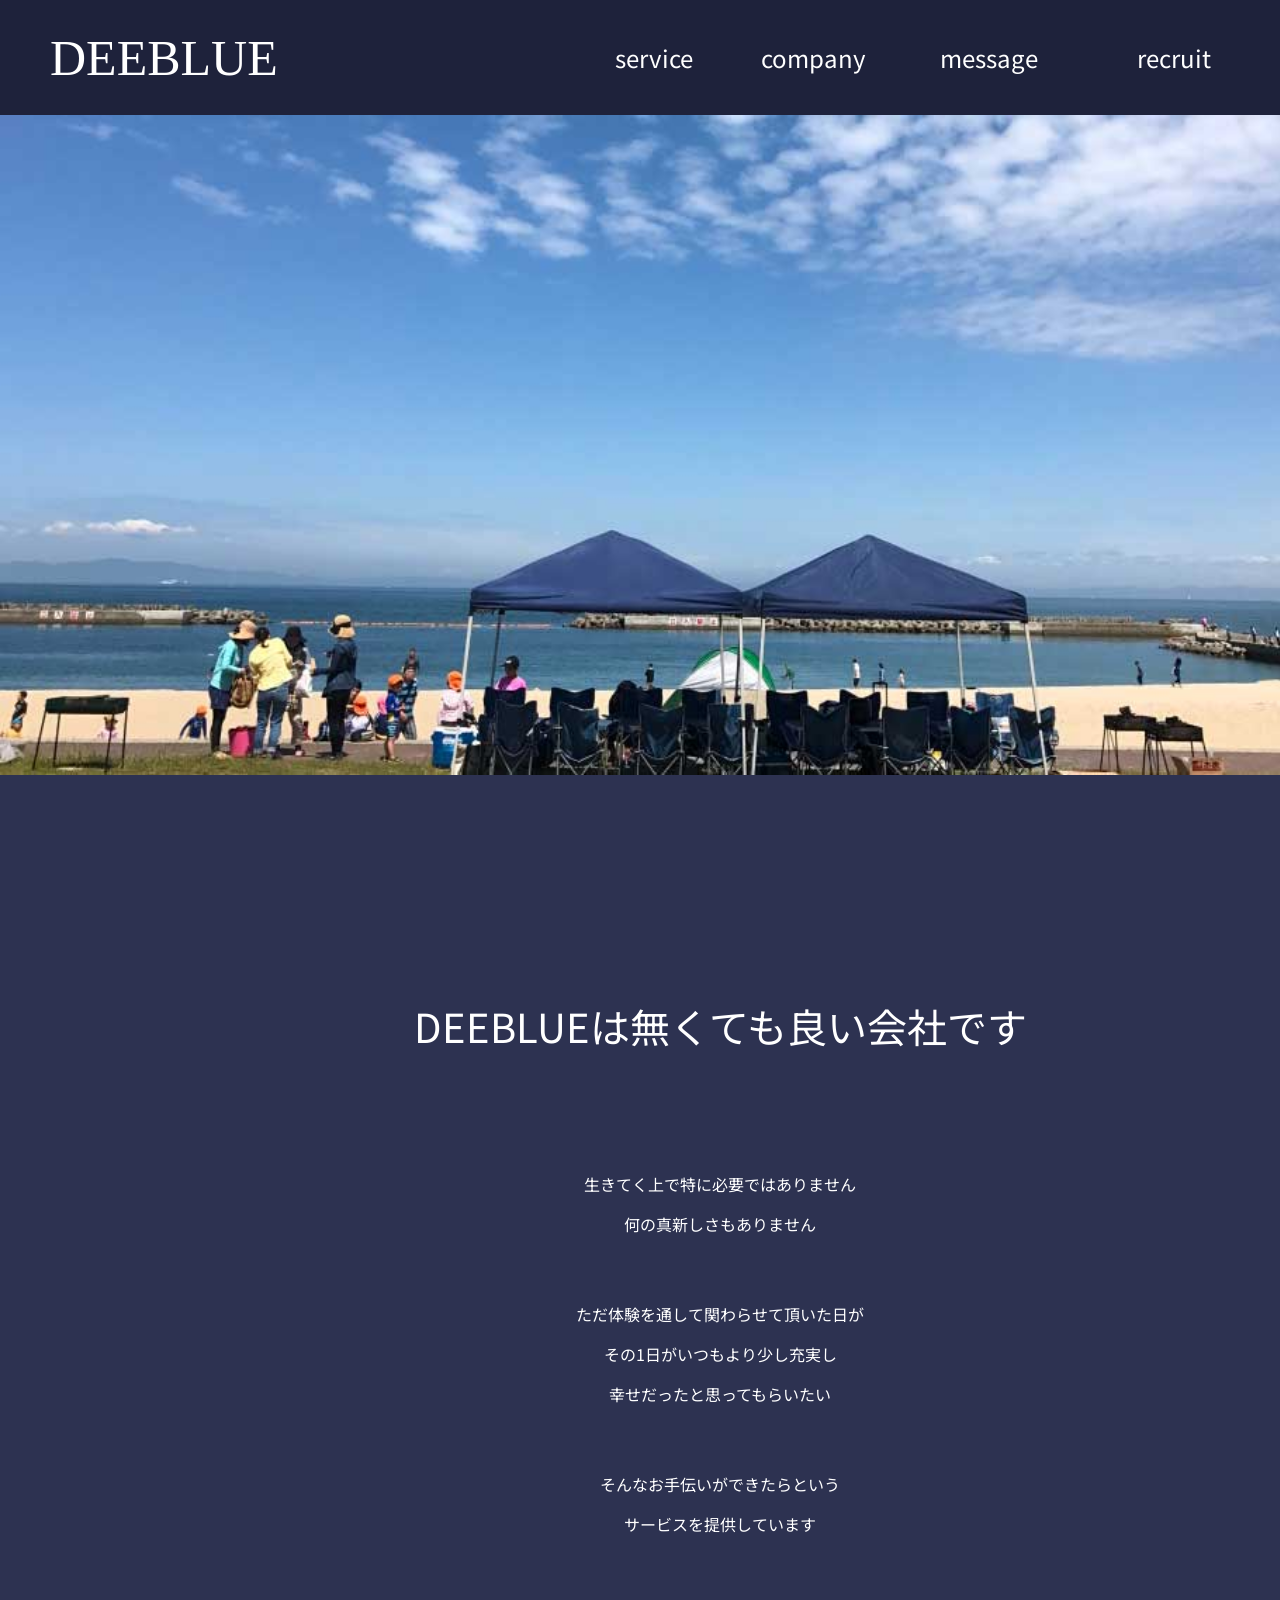
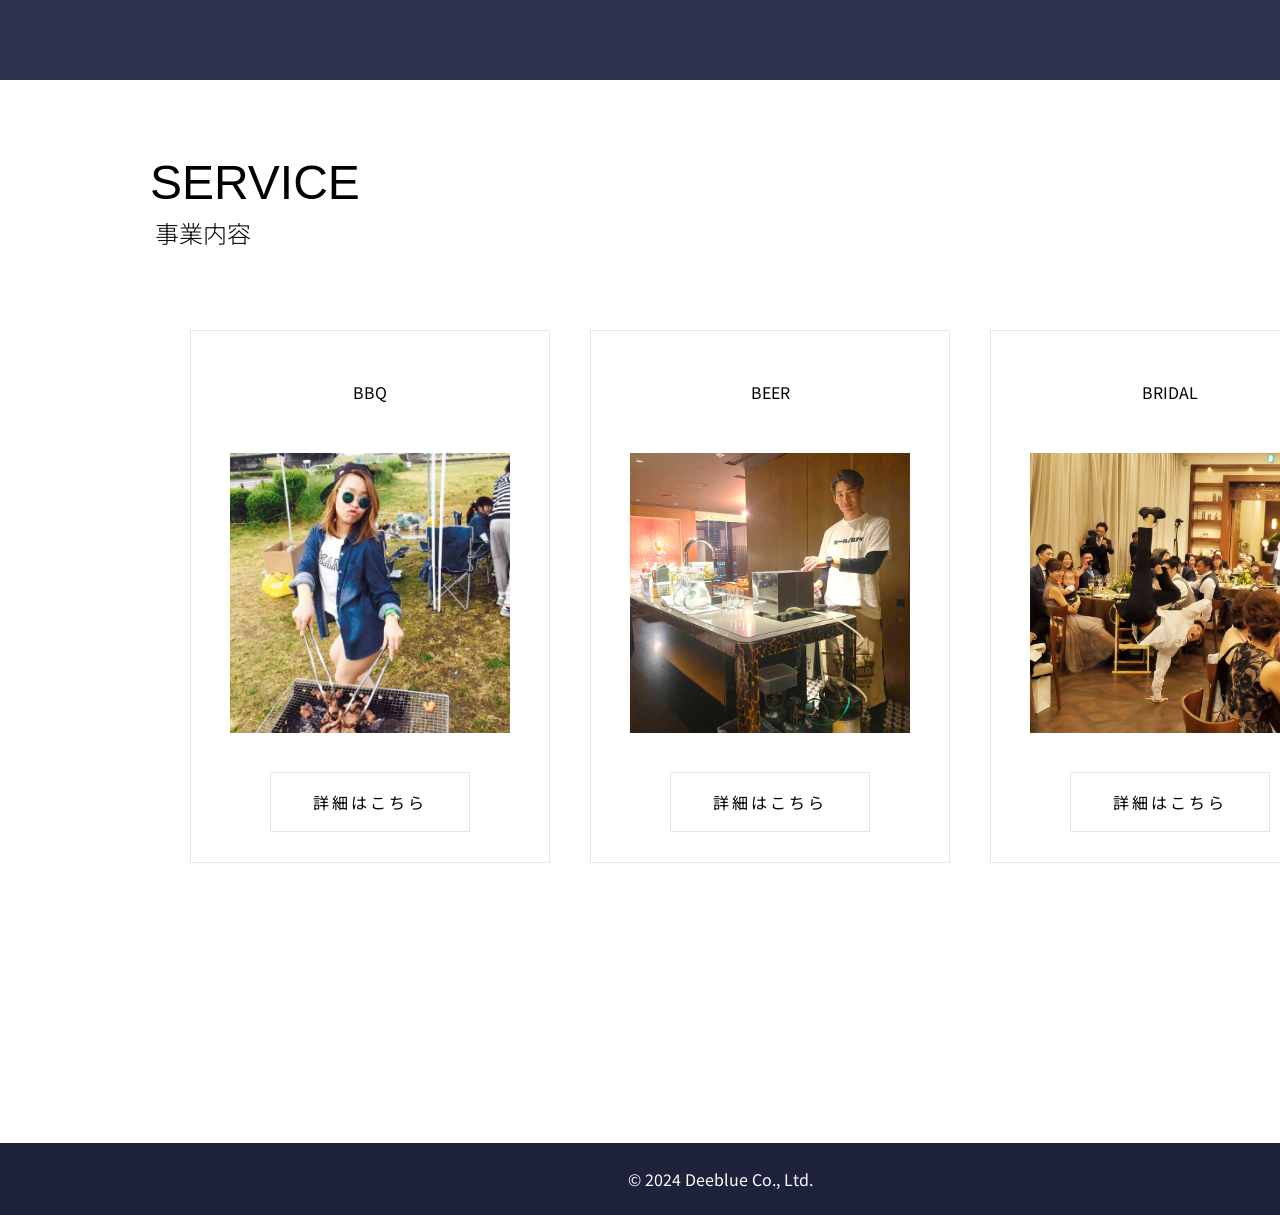
<file: pc/index.html>
<!DOCTYPE html>
<html lang="en">

<head>
    <meta charset="utf-8">
    <title> DEEBLUE </title>
    <link rel="stylesheet" href="css/custom.css">
    <link rel="preconnect" href="https://fonts.googleapis.com">
<link rel="preconnect" href="https://fonts.gstatic.com" crossorigin>
<link href="https://fonts.googleapis.com/css2?family=Noto+Sans+JP:wght@100..900&display=swap" rel="stylesheet">
</head>

<body class="top">

<nav>
<div class="logo">
<a href="index.html">DEEBLUE</a>
</div>

<ul>
    <li><a href="service.html">service</a></li>
    <li><a href="company.html">company</a></li>
    <li><a href="message.html">message</a></li>
    <li><a href="recruit.html">recruit</a></li>
    <li><a href="contact.html">contact</a></li>
</ul>
</nav>

<main>
<div class="top_intro">
<img src="images/TOP.jpg" alt="会社イメージ写真">
</div>

<div class="top_explaination">
<p>DEEBLUEは無くても良い会社です</p>
<p>生きてく上で特に必要ではありません<br>
    何の真新しさもありません</p>
<br>
<p>ただ体験を通して関わらせて頂いた日が<br>
    その1日がいつもより少し充実し<br>
    幸せだったと思ってもらいたい</p>
<br>
<p>そんなお手伝いができたらという<br>
    サービスを提供しています</p>
</div>

<div class="top_service">
<h1>SERVICE</h1>
<h2>事業内容</h2>
<ul>
    <li>
        <p>BBQ</p>
        <img src="images/TOP-BBQ.jpg" alt="BBQ">
        <a href="service.html#service_bbq"><button class="hover">詳細はこちら</button></a>
    </li>
    <li>
        <p>BEER</p>
        <img src="images/TOP-BEER.jpg" alt="BEER">
        <a href="service.html#service_beer"><button class="hover">詳細はこちら</button></a>
    </li>
    <li>
        <p>BRIDAL</p>
        <img src="images/TOP-BRIDAL.jpg" alt="BRIDAL">
        <a href="service.html#service_bridal"><button class="hover">詳細はこちら</button></a>
    </li>
</ul>
</div>
</main>

<footer>
    <p>© 2024 Deeblue Co., Ltd.</p>
</footer>

</body>
</html>
</file>
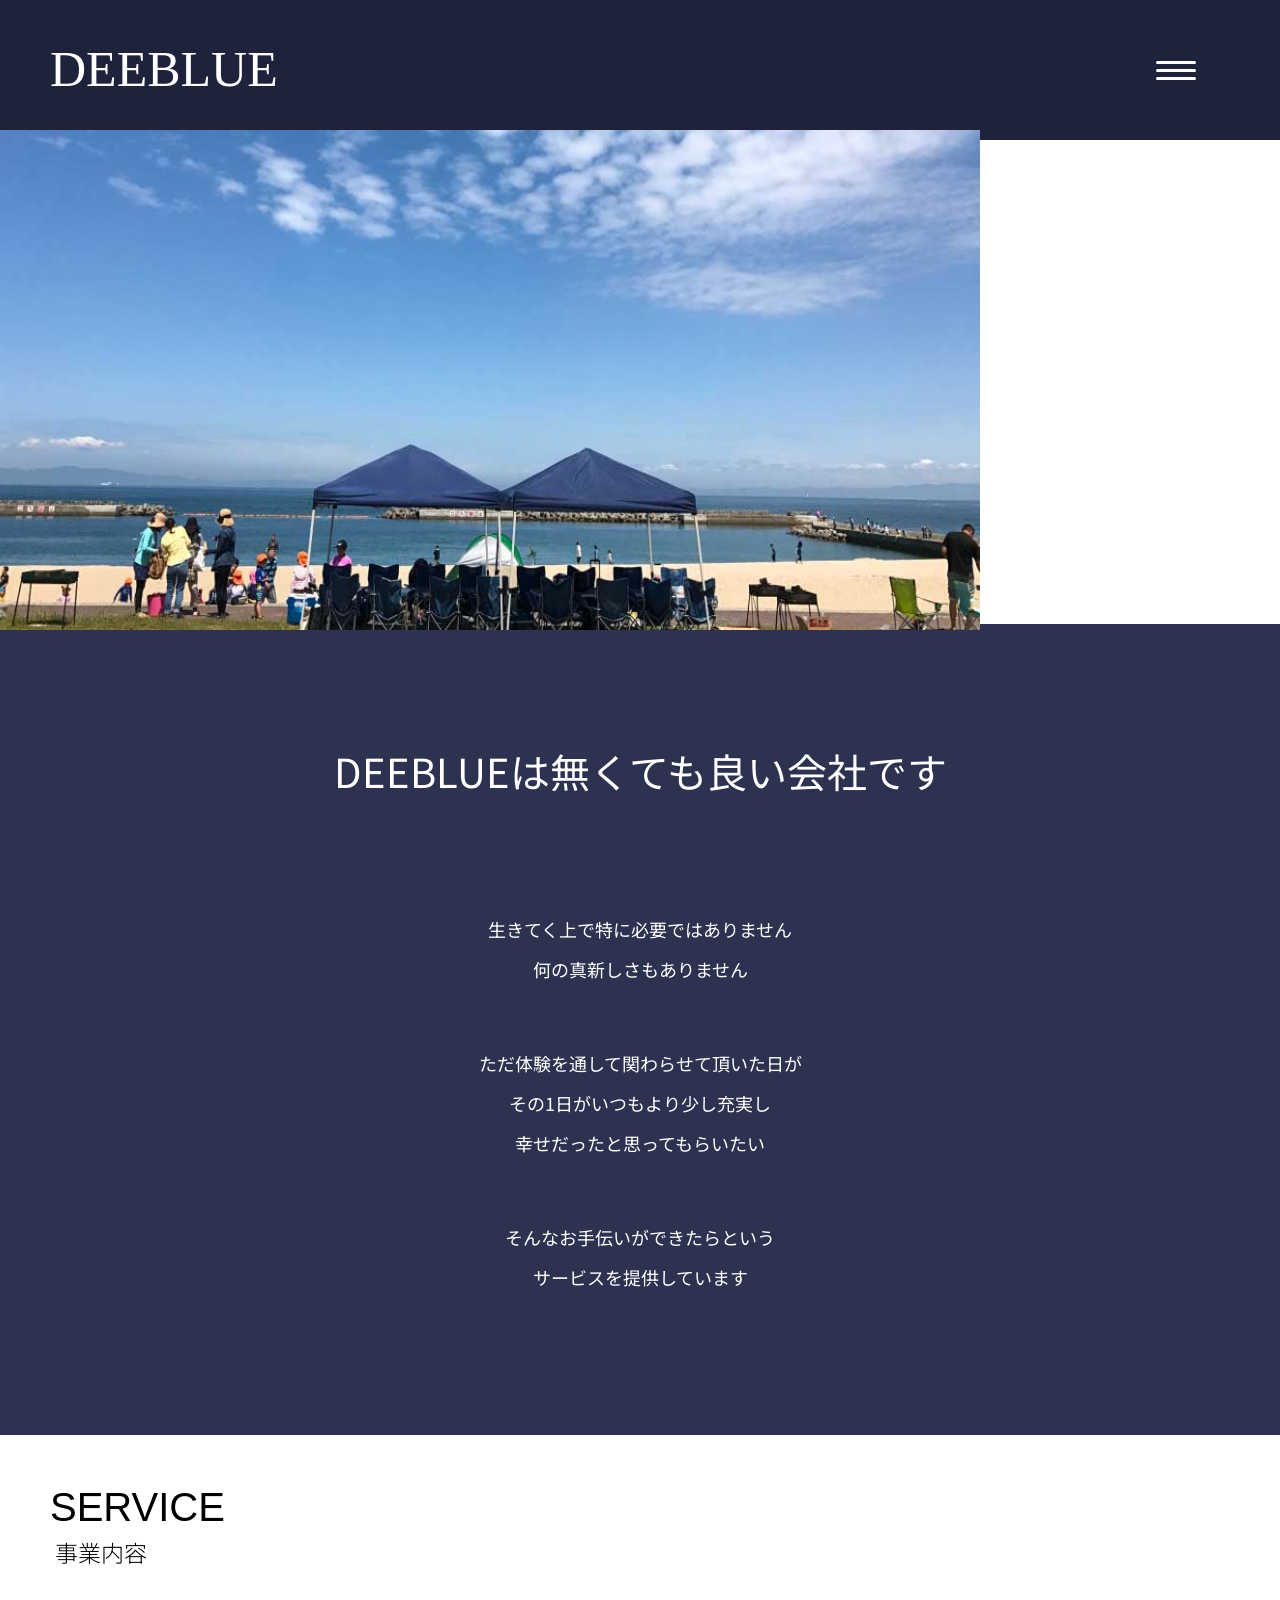
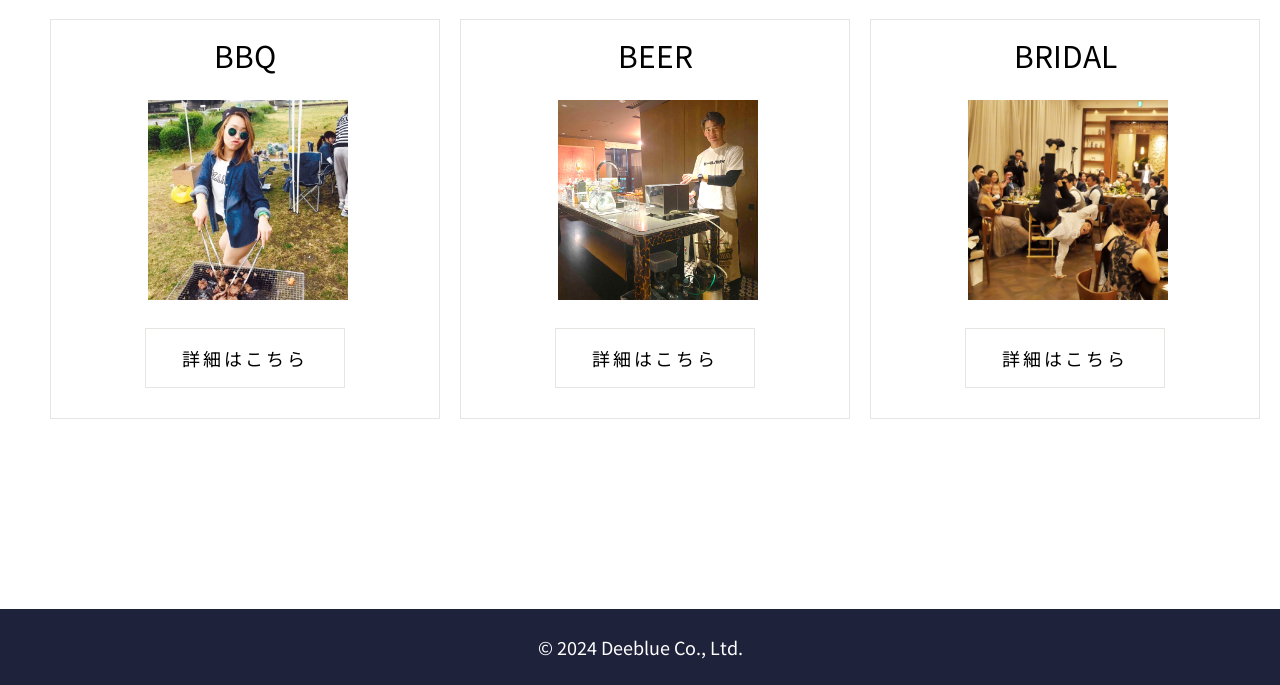
<file: sp/index.html>
<!DOCTYPE html>
<html lang="en">

<head>
    <meta charset="utf-8">
    <title> DEEBLUE </title>
    <link rel="stylesheet" href="css/custom.css">
    <link rel="preconnect" href="https://fonts.googleapis.com">
<link rel="preconnect" href="https://fonts.gstatic.com" crossorigin>
<link href="https://fonts.googleapis.com/css2?family=Noto+Sans+JP:wght@100..900&display=swap" rel="stylesheet">
</head>

<body class="top">

<nav>
<div class="logo">
<a href="index.html">DEEBLUE</a>
</div>

<!-- ハンバーガーメニュー部分 -->
<div class="nav">
    
    <!-- ハンバーガーメニューの表示・非表示を切り替えるチェックボックス -->
    <input id="drawer_input" class="drawer_hidden" type="checkbox">

    <!-- ハンバーガーアイコン -->
    <label for="drawer_input" class="drawer_open"><span></span></label>

<div class="nav_content">
<ul class="nav_list">
    <li><a href="service.html">service</a></li>
    <li><a href="company.html">company</a></li>
    <li><a href="message.html">message</a></li>
    <li><a href="recruit.html">recruit</a></li>
    <li><a href="contact.html">contact</a></li>
</ul>
</div>

</nav>

<main>

<img class="top_intro" src="images/TOP.jpg" alt="会社イメージ写真">


<div class="top_explaination">
<p>DEEBLUEは無くても良い会社です</p>
<p>生きてく上で特に必要ではありません<br>
    何の真新しさもありません</p>
<br>
<p>ただ体験を通して関わらせて頂いた日が<br>
    その1日がいつもより少し充実し<br>
    幸せだったと思ってもらいたい</p>
<br>
<p>そんなお手伝いができたらという<br>
    サービスを提供しています</p>
</div>

<div class="top_service">
<h1>SERVICE</h1>
<h2>事業内容</h2>
<ul>
    <li>
        <p>BBQ</p>
        <img src="images/TOP-BBQ.jpg" alt="BBQ">
        <a href="service.html#service_bbq"><button class="hover">詳細はこちら</button></a>
    </li>
    <li>
        <p>BEER</p>
        <img src="images/TOP-BEER.jpg" alt="BEER">
        <a href="service.html#service_beer"><button class="hover">詳細はこちら</button></a>
    </li>
    <li>
        <p>BRIDAL</p>
        <img src="images/TOP-BRIDAL.jpg" alt="BRIDAL">
        <a href="service.html#service_bridal"><button class="hover">詳細はこちら</button></a>
    </li>
</ul>
</div>
</main>

<footer>
    <p>© 2024 Deeblue Co., Ltd.</p>
</footer>

</body>
</html>
</file>
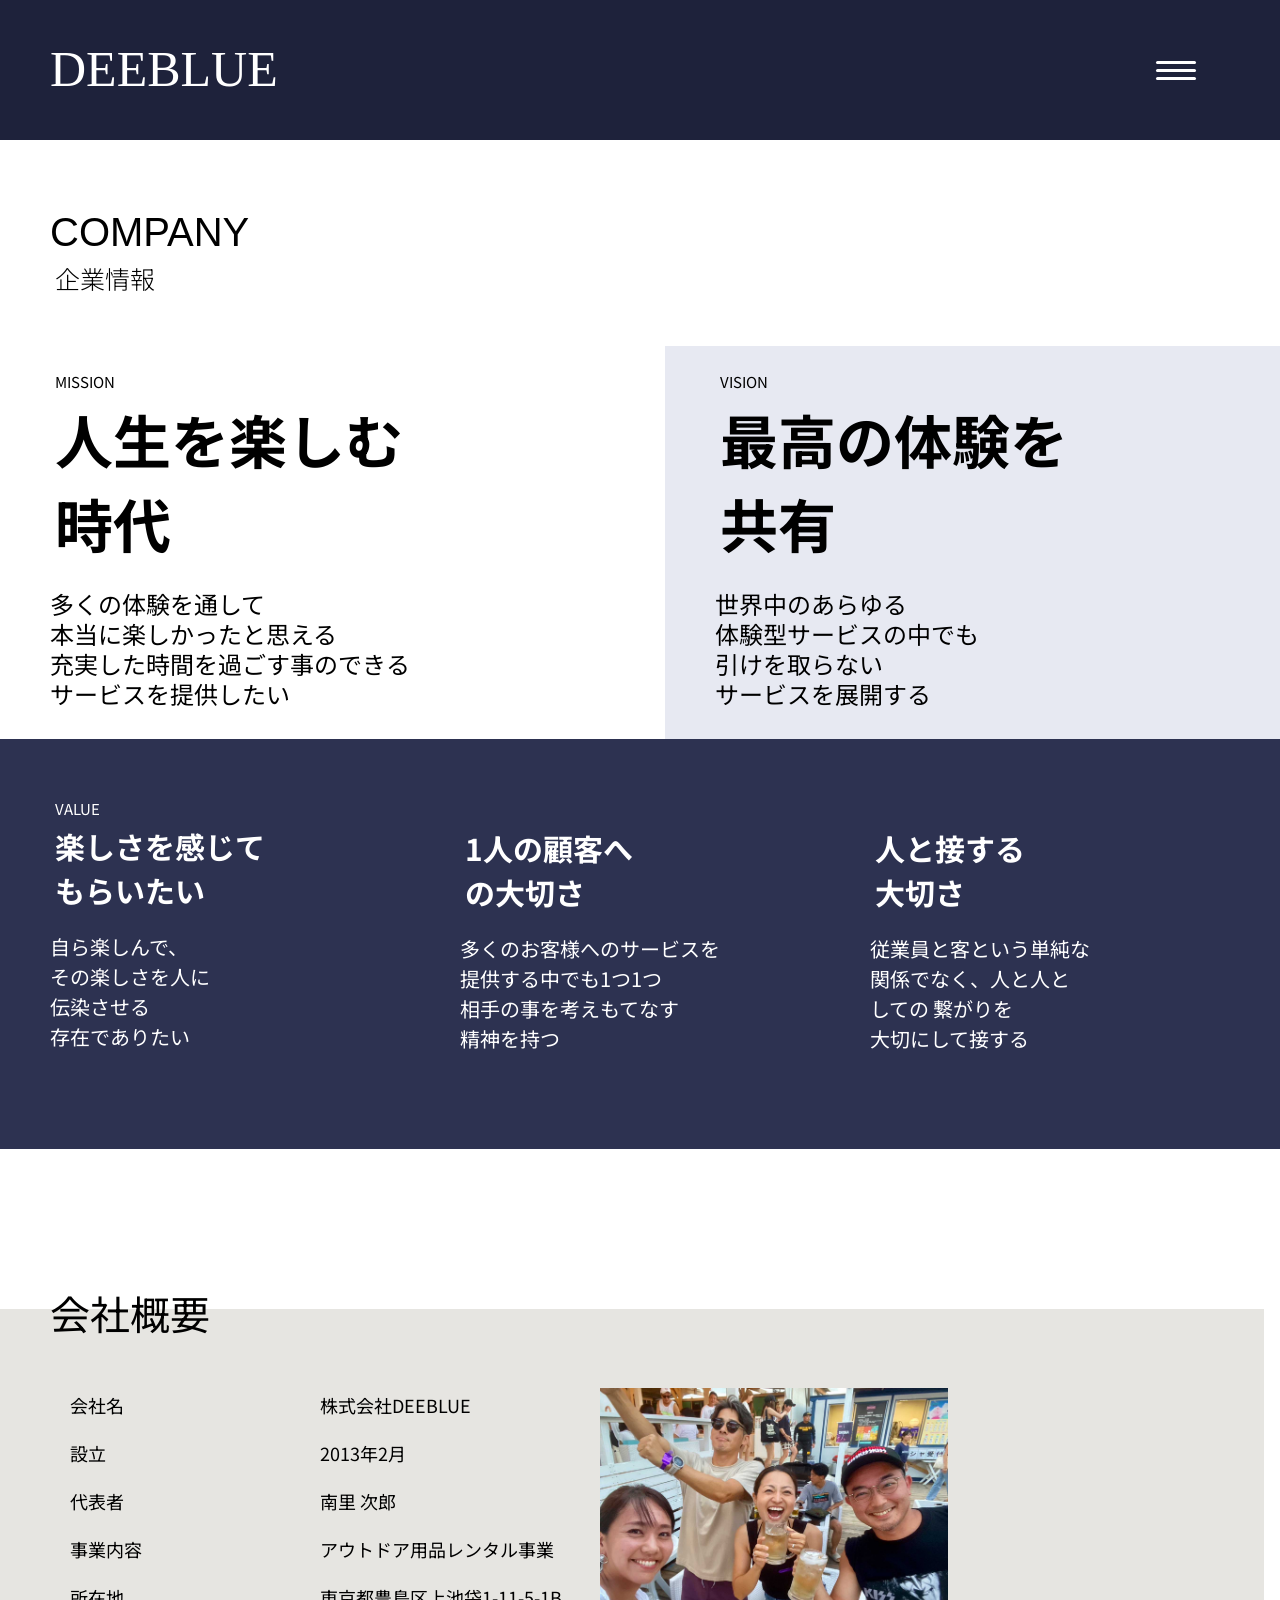
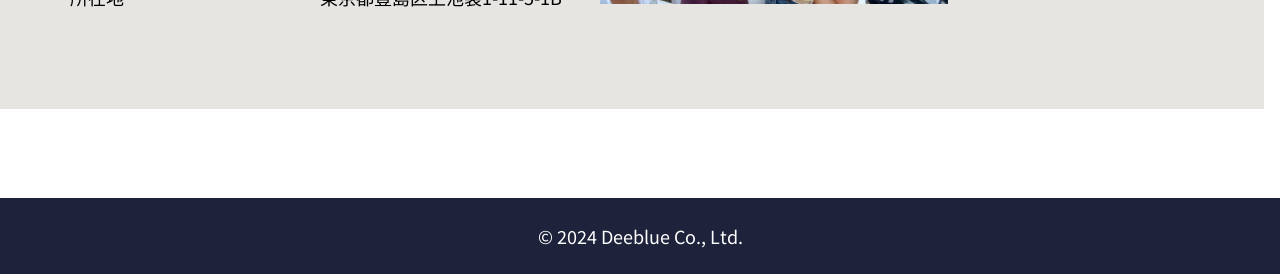
<file: company.html>
<!DOCTYPE html>
<html lang="en">

<head>
    <meta charset="utf-8">
    <title> DEEBLUE : company </title>
    <link rel="stylesheet" href="css/custom.css">
    <link rel="preconnect" href="https://fonts.googleapis.com">
<link rel="preconnect" href="https://fonts.gstatic.com" crossorigin>
<link href="https://fonts.googleapis.com/css2?family=Noto+Sans+JP:wght@100..900&display=swap" rel="stylesheet">
</head>

<body class="company">

<nav>
<div class="logo">
<a href="index.html">DEEBLUE</a>
</div>

<!-- ハンバーガーメニュー部分 -->
<div class="nav">
    
    <!-- ハンバーガーメニューの表示・非表示を切り替えるチェックボックス -->
    <input id="drawer_input" class="drawer_hidden" type="checkbox">

    <!-- ハンバーガーアイコン -->
    <label for="drawer_input" class="drawer_open"><span></span></label>

<div class="nav_content">
<ul class="nav_list">
    <li><a href="service.html">service</a></li>
    <li><a href="company.html">company</a></li>
    <li><a href="message.html">message</a></li>
    <li><a href="recruit.html">recruit</a></li>
    <li><a href="contact.html">contact</a></li>
</ul>
</div>

</nav>

<main>
<h1>COMPANY</h1>
<h2>企業情報</h2>

<div class="company_exp">

<div class="grid_1">
<div class="company_mission">
<div class="mission_background"></div>
<h3>MISSION</h3>
<h4>人生を楽しむ<br>時代</h4>
<p>
多くの体験を通して<br>
本当に楽しかったと思える<br>
充実した時間を過ごす事のできる<br>
サービスを提供したい<br>
</p>
</div><!--company mission-->

<div class="company_vision">
<h3>VISION</h3>
<h4>最高の体験を<br>共有</h4>
<p>
世界中のあらゆる<br>
体験型サービスの中でも<br>
引けを取らない<br>
サービスを展開する<br>
</p>
</div><!--company vision-->
</div><!--grid2-->

<div>
<div class="company_value">

<div >
 <h3>VALUE</h3>

<h4 class="move">楽しさを感じて<br>もらいたい</h4>
<p>
自ら楽しんで、<br>
その楽しさを人に<br>伝染させる<br>
存在でありたい<br>
</p>
</div>

<div class="company_value_div">
<h4>1人の顧客へ<br>の大切さ</h4>
<p>
多くのお客様へのサービスを<br>
提供する中でも1つ1つ<br>
相手の事を考えもてなす<br>精神を持つ<br>
</p>
</div>
    
<div class="company_value_div">
<h4>人と接する<br>大切さ</h4>
<p>
従業員と客という単純な<br>
関係でなく、人と人と<br>しての
繋がりを<br>大切にして接する<br>
</p>
</div>

</div> <!--company value-->
</div>
</div><!--company exp-->
<div class="background"></div>

<div class="company_info">

    <div class="background"></div>

<h5>会社概要</h5>
<div class="company_info_title">
<p>会社名</p>
<p>設立</p>
<p>代表者</p>
<p>事業内容</p>
<p>所在地</p>
</div><!--title-->

<div class="company_info_detail">
<p>株式会社DEEBLUE</p>
<p>2013年2月</p>
<p>南里 次郎</p>
<p>アウトドア用品レンタル事業</p>
<p>東京都豊島区上池袋1-11-5-1B</p>
</div><!--detail-->

<div class="company_info_img">
<img src="images/COMPANY.jpg" alt="picture of NANRI">
</div>

</div><!--company info-->

</main>

<footer>
    <p>© 2024 Deeblue Co., Ltd.</p>
</footer>

</body>
</html>
</file>
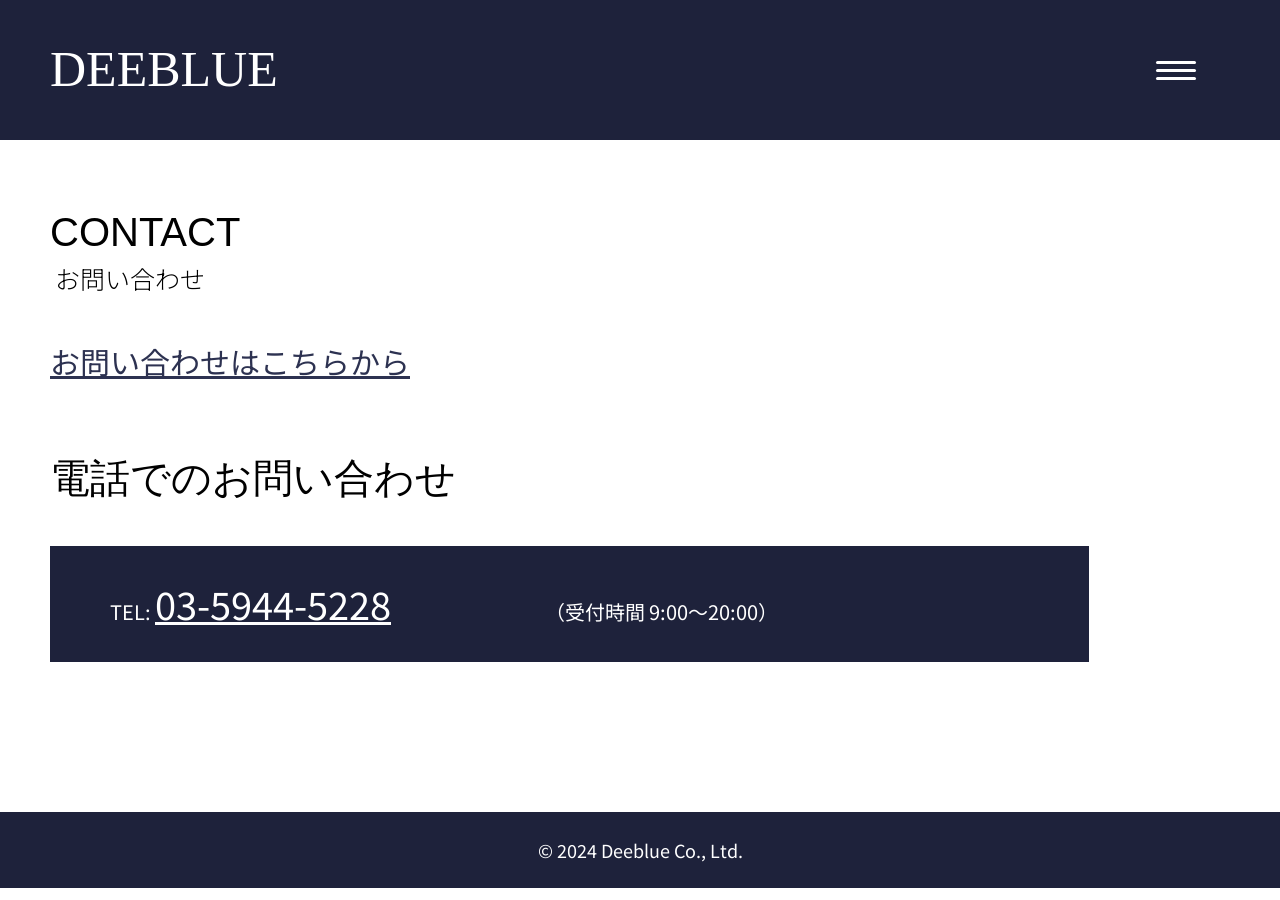
<file: contact.html>
<!DOCTYPE html>
<html lang="en">

<head>
    <meta charset="utf-8">
    <title> DEEBLUE : contact </title>
    <link rel="stylesheet" href="css/custom.css">
    <link rel="preconnect" href="https://fonts.googleapis.com">
<link rel="preconnect" href="https://fonts.gstatic.com" crossorigin>
<link href="https://fonts.googleapis.com/css2?family=Noto+Sans+JP:wght@100..900&display=swap" rel="stylesheet">
</head>

<body class="contact">

<nav>
<div class="logo">
<a href="index.html">DEEBLUE</a>
</div>

<!-- ハンバーガーメニュー部分 -->
<div class="nav">
    
    <!-- ハンバーガーメニューの表示・非表示を切り替えるチェックボックス -->
    <input id="drawer_input" class="drawer_hidden" type="checkbox">

    <!-- ハンバーガーアイコン -->
    <label for="drawer_input" class="drawer_open"><span></span></label>

<div class="nav_content">
<ul class="nav_list">
    <li><a href="service.html">service</a></li>
    <li><a href="company.html">company</a></li>
    <li><a href="message.html">message</a></li>
    <li><a href="recruit.html">recruit</a></li>
    <li><a href="contact.html">contact</a></li>
</ul>
</div>

</nav>

<main>

<h1>CONTACT</h1>
<h2>お問い合わせ</h2>

<div class="toiawase">
<p><a  href="https://docs.google.com/forms/d/e/1FAIpQLSe-p4SLR1d30sxJEtQCz6F3-5kZ0mXqB8ZTHUJZ3L8eYn6SiQ/viewform" target="_blank">
お問い合わせはこちらから</a></p>
</div>

<div>
    
<h1>電話でのお問い合わせ</h1>
<div class="contact_phone">
<p>TEL: </p>
<p><a>03-5944-5228</a></p>
<p>（受付時間 9:00～20:00）</p>
</div>

</div><!--phone-->

</main>

<footer>
    <p>© 2024 Deeblue Co., Ltd.</p>
</footer>

</body>
</html>
</file>
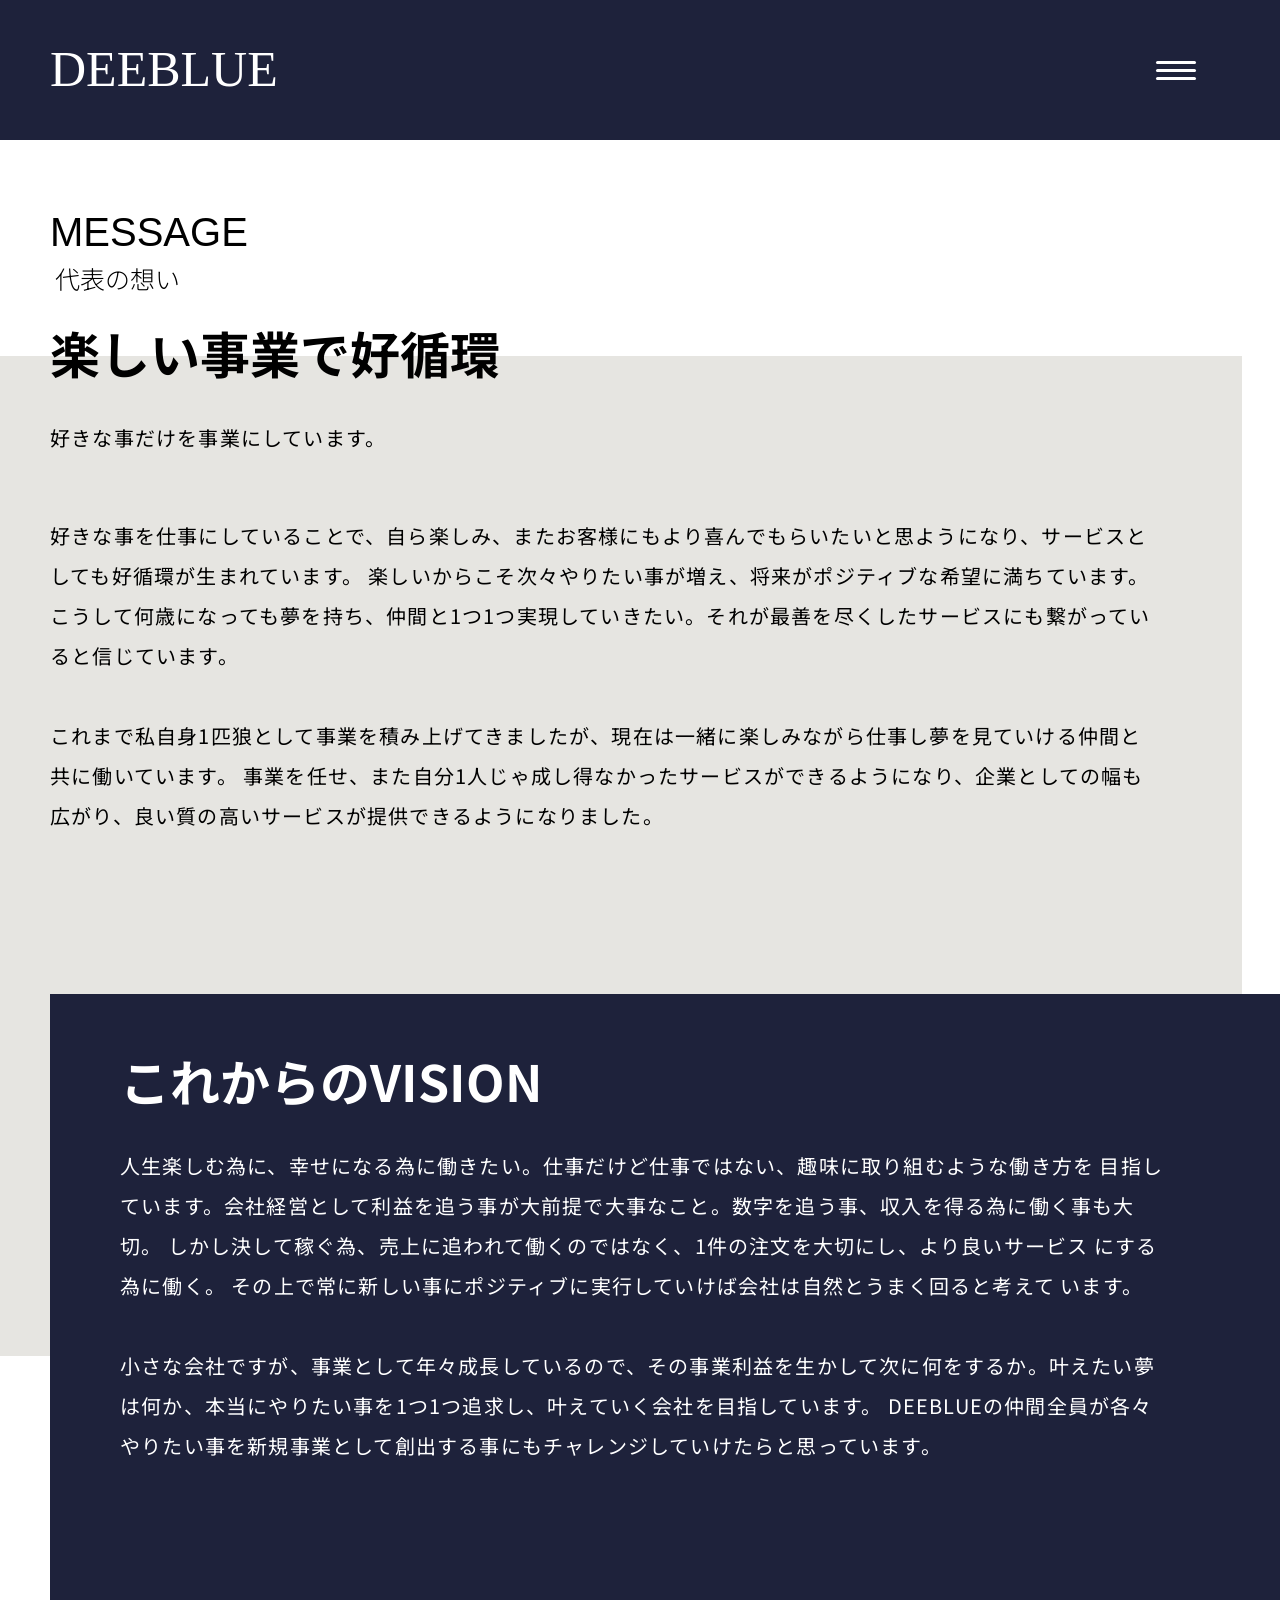
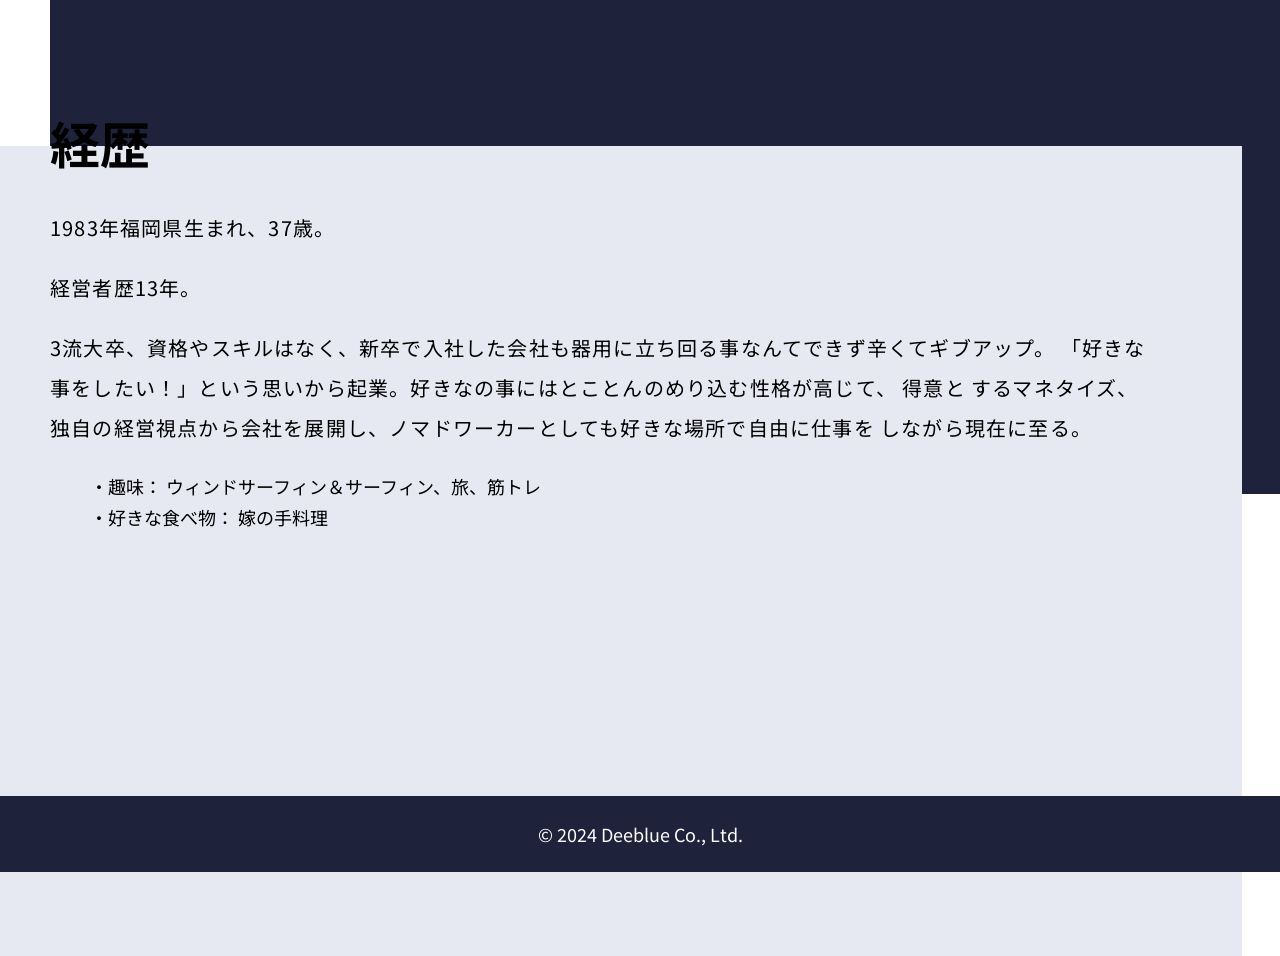
<file: message.html>
<!DOCTYPE html>
<html lang="en">

<head>
    <meta charset="utf-8">
    <title> DEEBLUE : message </title>
    <link rel="stylesheet" href="css/custom.css">
    <link rel="preconnect" href="https://fonts.googleapis.com">
<link rel="preconnect" href="https://fonts.gstatic.com" crossorigin>
<link href="https://fonts.googleapis.com/css2?family=Noto+Sans+JP:wght@100..900&display=swap" rel="stylesheet">
</head>

<body class="message">

<nav>
<div class="logo">
<a href="index.html">DEEBLUE</a>
</div>

<!-- ハンバーガーメニュー部分 -->
<div class="nav">
    
    <!-- ハンバーガーメニューの表示・非表示を切り替えるチェックボックス -->
    <input id="drawer_input" class="drawer_hidden" type="checkbox">

    <!-- ハンバーガーアイコン -->
    <label for="drawer_input" class="drawer_open"><span></span></label>

<div class="nav_content">
<ul class="nav_list">
    <li><a href="service.html">service</a></li>
    <li><a href="company.html">company</a></li>
    <li><a href="message.html">message</a></li>
    <li><a href="recruit.html">recruit</a></li>
    <li><a href="contact.html">contact</a></li>
</ul>
</div>

</nav>

<main>
<h1>MESSAGE</h1>
<h2>代表の想い</h2>
<div class="background_1"></div>
<div class="message_section1">
<div class="message_left">
<h3>楽しい事業で好循環</h3>
<p>好きな事だけを事業にしています。</p>
<br>
<p>
好きな事を仕事にしていることで、自ら楽しみ、またお客様にもより喜んでもらいたいと思ようになり、サービスとしても好循環が生まれています。
楽しいからこそ次々やりたい事が増え、将来がポジティブな希望に満ちています。こうして何歳になっても夢を持ち、仲間と1つ1つ実現していきたい。それが最善を尽くしたサービスにも繋がっていると信じています。<br>
<br>
これまで私自身1匹狼として事業を積み上げてきましたが、現在は一緒に楽しみながら仕事し夢を見ていける仲間と共に働いています。
事業を任せ、また自分1人じゃ成し得なかったサービスができるようになり、企業としての幅も広がり、良い質の高いサービスが提供できるようになりました。</p>
</div><!--left-->
<img src="images/代表.jpg" alt="image of NANRI">
</div><!--section1-->

<div class="background_2"></div>
<div class="message_section2">
<h3>これからのVISION</h3>
<p>人生楽しむ為に、幸せになる為に働きたい。仕事だけど仕事ではない、趣味に取り組むような働き方を
    目指しています。会社経営として利益を追う事が大前提で大事なこと。数字を追う事、収入を得る為に働く事も大切。
    しかし決して稼ぐ為、売上に追われて働くのではなく、1件の注文を大切にし、より良いサービス
    にする為に働く。 その上で常に新しい事にポジティブに実行していけば会社は自然とうまく回ると考えて
    います。<br>
    <br>
    小さな会社ですが、事業として年々成長しているので、その事業利益を生かして次に何をするか。叶えたい夢は何か、本当にやりたい事を1つ1つ追求し、叶えていく会社を目指しています。
    DEEBLUEの仲間全員が各々やりたい事を新規事業として創出する事にもチャレンジしていけたらと思っています。<br>
</p>
</div><!--section2-->

<div class="background_3"></div>
<div class="message_section3">
<h3>経歴</h3>
<p>1983年福岡県生まれ、37歳。</p>
<p>経営者歴13年。</p>
<p>3流大卒、資格やスキルはなく、新卒で入社した会社も器用に立ち回る事なんてできず辛くてギブアップ。
    「好きな事をしたい！」という思いから起業。好きなの事にはとことんのめり込む性格が高じて、 得意と
    するマネタイズ、独自の経営視点から会社を展開し、ノマドワーカーとしても好きな場所で自由に仕事を
    しながら現在に至る。</p>
<ul>
    <li>・趣味： ウィンドサーフィン＆サーフィン、旅、筋トレ</li>
    <li>・好きな食べ物： 嫁の手料理</li>
</ul>
</div> <!--section3-->

</main>

<footer>
    <p>© 2024 Deeblue Co., Ltd.</p>
</footer>

</body>
</html>
</file>
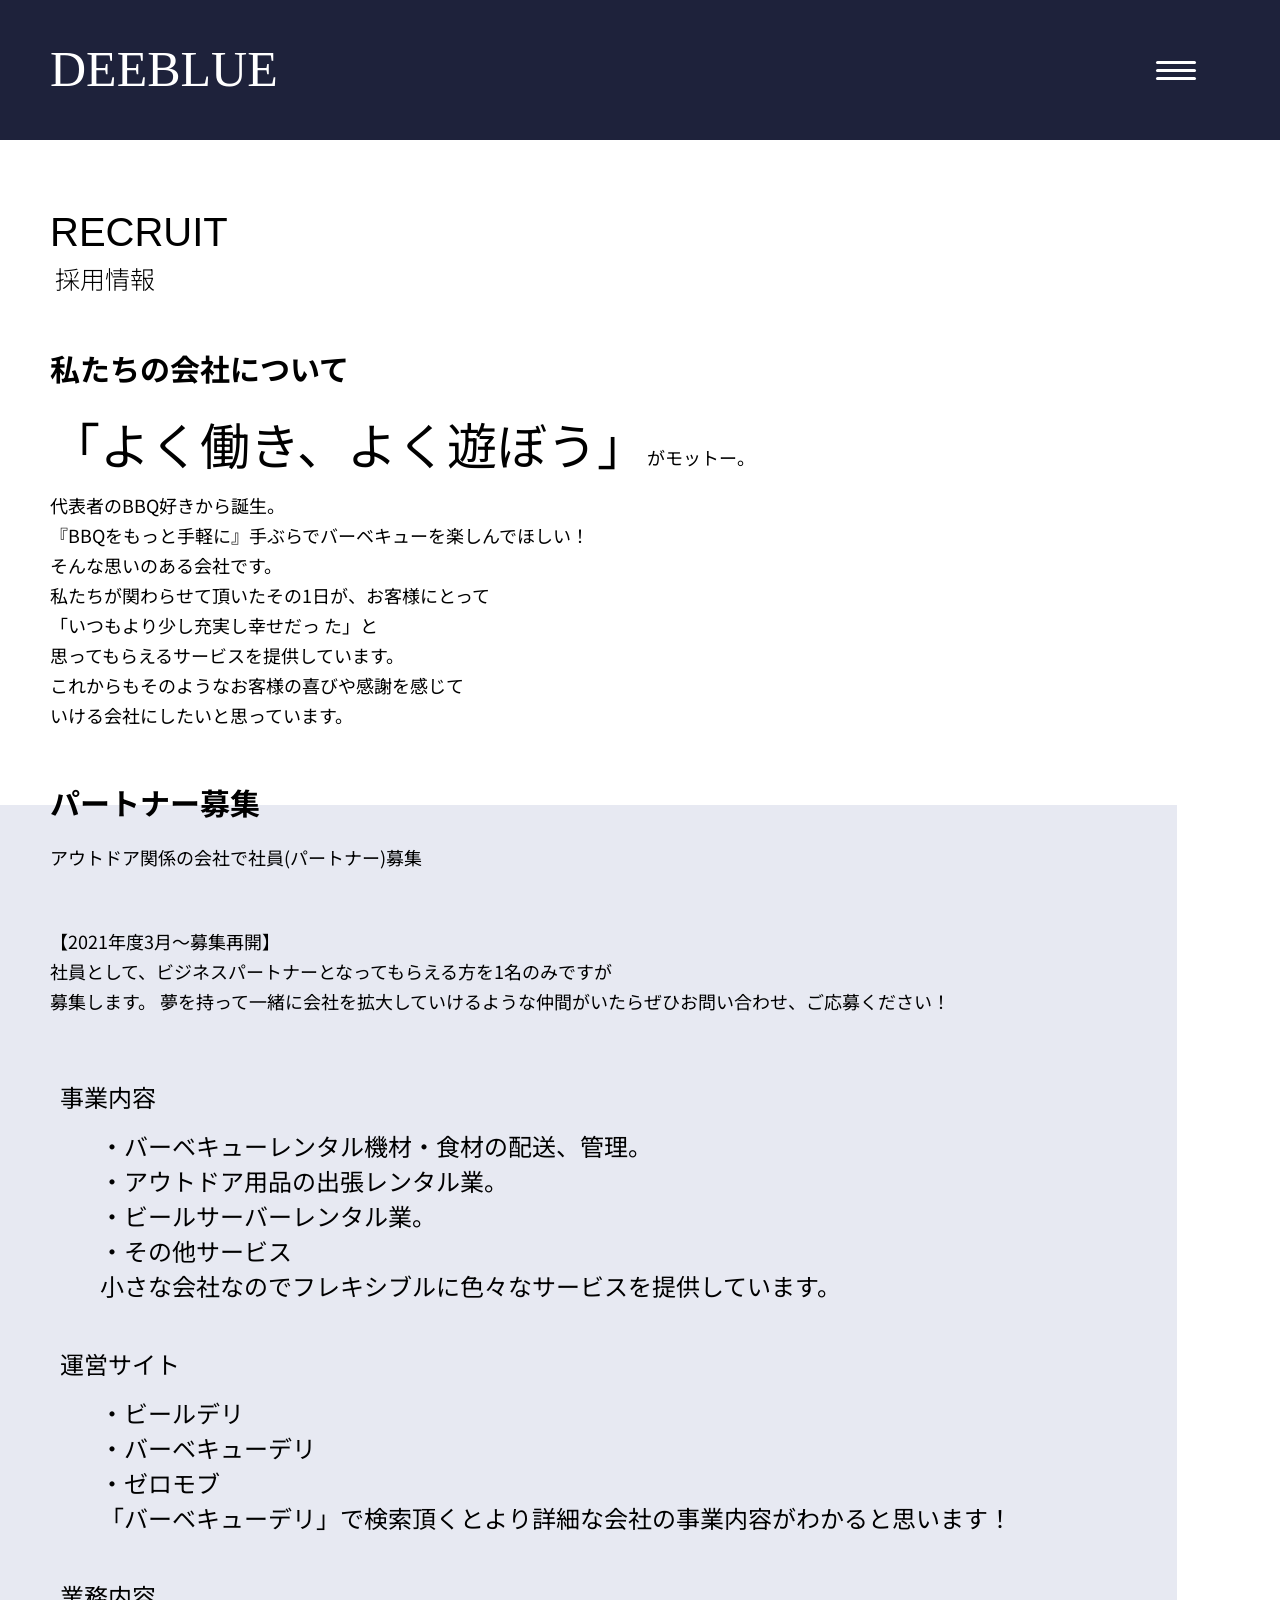
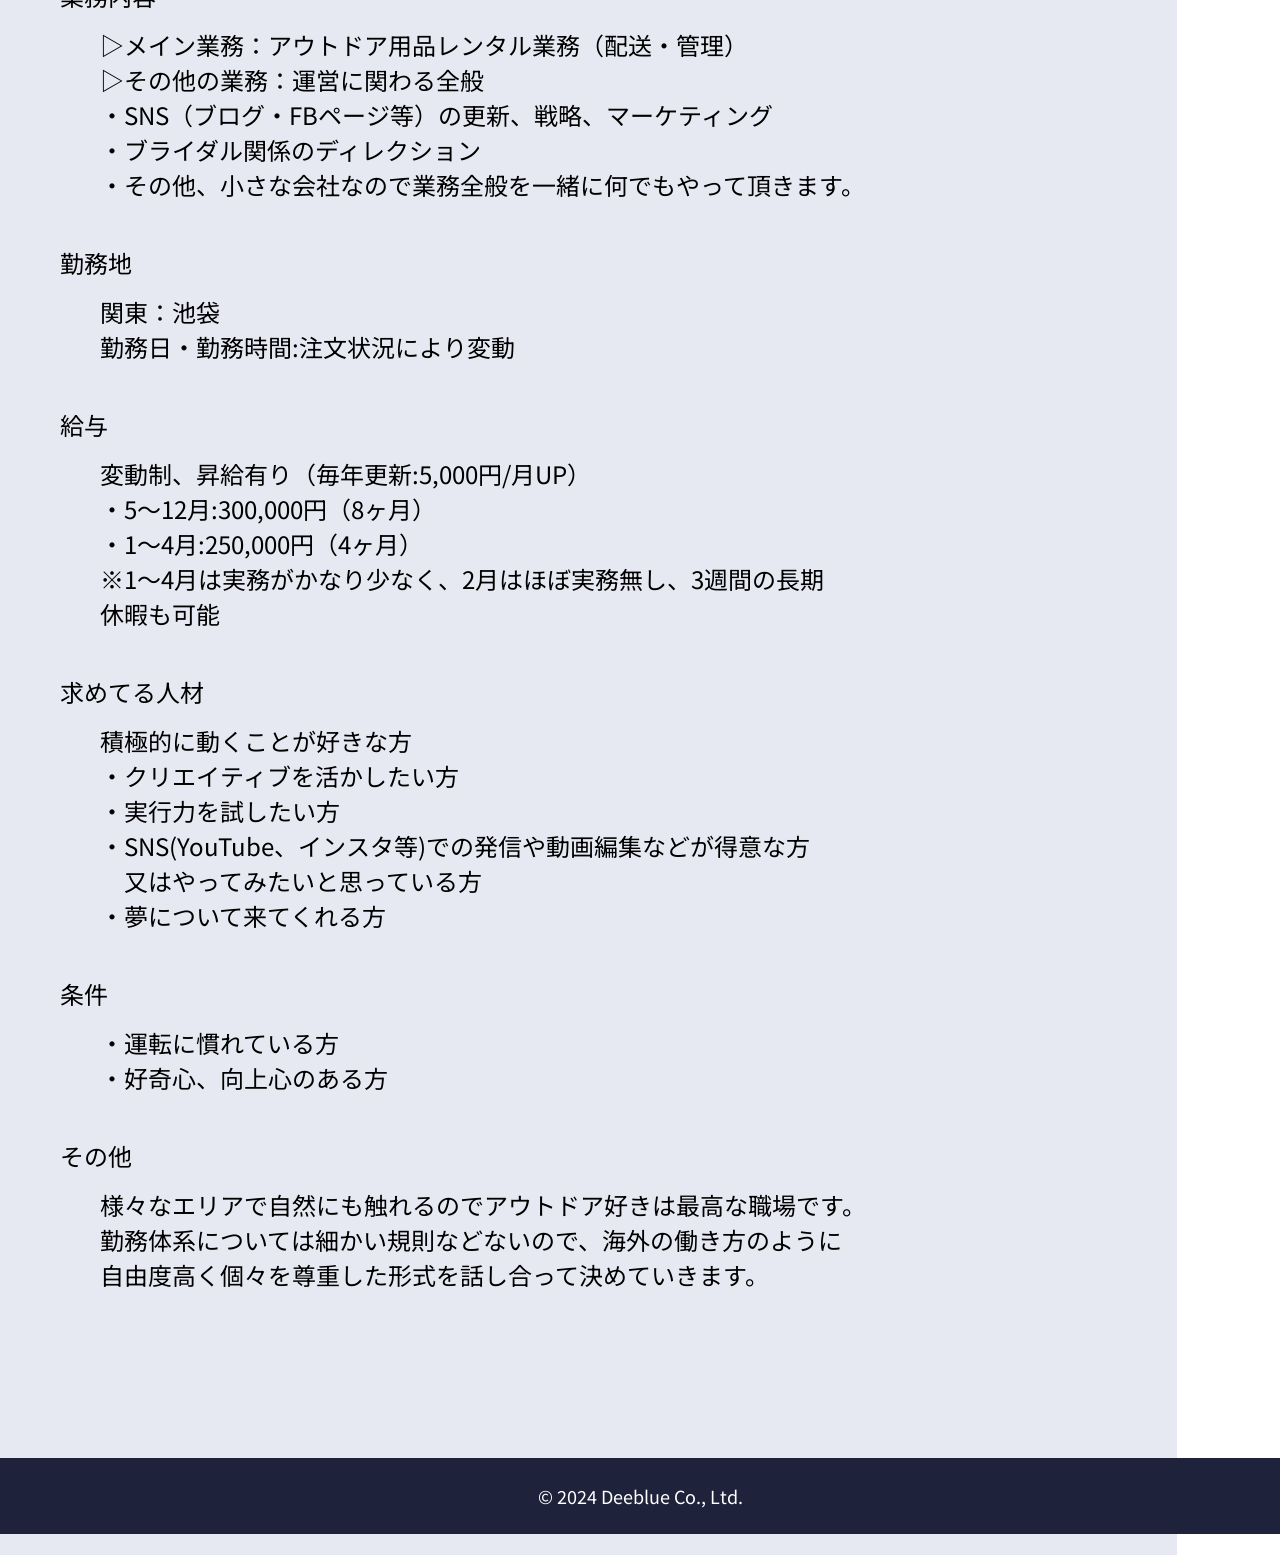
<file: recruit.html>
<!DOCTYPE html>
<html lang="en">

<head>
    <meta charset="utf-8">
    <title> DEEBLUE : recruit </title>
    <link rel="stylesheet" href="css/custom.css">
    <link rel="preconnect" href="https://fonts.googleapis.com">
<link rel="preconnect" href="https://fonts.gstatic.com" crossorigin>
<link href="https://fonts.googleapis.com/css2?family=Noto+Sans+JP:wght@100..900&display=swap" rel="stylesheet">
</head>

<body class="recruit">

<nav>
<div class="logo">
<a href="index.html">DEEBLUE</a>
</div>

<!-- ハンバーガーメニュー部分 -->
<div class="nav">
    
    <!-- ハンバーガーメニューの表示・非表示を切り替えるチェックボックス -->
    <input id="drawer_input" class="drawer_hidden" type="checkbox">

    <!-- ハンバーガーアイコン -->
    <label for="drawer_input" class="drawer_open"><span></span></label>

<div class="nav_content">
<ul class="nav_list">
    <li><a href="service.html">service</a></li>
    <li><a href="company.html">company</a></li>
    <li><a href="message.html">message</a></li>
    <li><a href="recruit.html">recruit</a></li>
    <li><a href="contact.html">contact</a></li>
</ul>
</div>

</nav>

<main>
<h1>RECRUIT</h1>
<h2>採用情報</h2>

<div class="recruit_about">
<h3>私たちの会社について</h3>
<p>
<strong>「よく働き、よく遊ぼう」</strong>がモットー。</p>
<p>
代表者のBBQ好きから誕生。<br>
『BBQをもっと手軽に』手ぶらでバーベキューを楽しんでほしい！<br>そんな思いのある会社です。<br>
私たちが関わらせて頂いたその1日が、お客様にとって<br>「いつもより少し充実し幸せだっ た」と<br>
思ってもらえるサービスを提供しています。<br>
これからもそのようなお客様の喜びや感謝を感じて<br>いける会社にしたいと思っています。<br>
</p>
</div><!--about-->

<div class="recruit_partner">
<div class="background"></div>
<h3>パートナー募集</h3>
<p>アウトドア関係の会社で社員(パートナー)募集</p>
<br>
<p>【2021年度3月〜募集再開】<br>
社員として、ビジネスパートナーとなってもらえる方を1名のみですが<br>募集します。
夢を持って一緒に会社を拡大していけるような仲間がいたらぜひお問い合わせ、ご応募ください！<br></p>
<br>
<div class="recruit_list">
<div>
<p>事業内容</p>
<ul>
<li>・バーベキューレンタル機材・食材の配送、管理。</li>
<li>・アウトドア用品の出張レンタル業。</li>
<li>・ビールサーバーレンタル業。</li>
<li>・その他サービス</li>
<li>小さな会社なのでフレキシブルに色々なサービスを提供しています。</li>
</ul>
</div>

<div>
<p>運営サイト</p>
<ul>
<li>・ビールデリ</li>
<li>・バーベキューデリ</li>
<li>・ゼロモブ</li>
<li>「バーベキューデリ」で検索頂くとより詳細な会社の事業内容がわかると思います！</li>
</ul>
</div>

<div>
<p>業務内容</p>
<ul>
<li>▷メイン業務：アウトドア用品レンタル業務（配送・管理）</li>
<li>▷その他の業務：運営に関わる全般</li>
<li>・SNS（ブログ・FBページ等）の更新、戦略、マーケティング</li>
<li>・ブライダル関係のディレクション</li>
<li>・その他、小さな会社なので業務全般を一緒に何でもやって頂きます。</li>
</ul>
</div>

<div>
<p>勤務地</p>
<ul>
<li>関東：池袋</li>
<li>勤務日・勤務時間:注文状況により変動</li>
</ul>
</div>

<div>
<p>給与</p>
<ul>
<li>変動制、昇給有り（毎年更新:5,000円/月UP）</li>
<li>・5〜12月:300,000円（8ヶ月）</li>
<li>・1〜4月:250,000円（4ヶ月）</li>
<li>※1〜4月は実務がかなり少なく、2月はほぼ実務無し、3週間の長期<br>休暇も可能</li>
</ul>
</div>

<div>
<p>求めてる人材</p>
<ul>
<li>積極的に動くことが好きな方</li>
<li>・クリエイティブを活かしたい方</li>
<li>・実行力を試したい方</li>
<li>・SNS(YouTube、インスタ等)での発信や動画編集などが得意な方<br>
    　又はやってみたいと思っている方</li>
<li>・夢について来てくれる方</li>
</ul>
</div>

<div>
<p>条件</p>
<ul>
<li>・運転に慣れている方</li>
<li>・好奇心、向上心のある方</li>
</ul>
</div>

<div>
<p>その他</p>
<ul>
<li>様々なエリアで自然にも触れるのでアウトドア好きは最高な職場です。</li>
<li>勤務体系については細かい規則などないので、海外の働き方のように<br>
    自由度高く個々を尊重した形式を話し合って決めていきます。</li>
</ul>
</div>
</div><!--list-->

</div><!--partner-->

</main>

<footer>
    <p>© 2024 Deeblue Co., Ltd.</p>
</footer>

</body>
</html>
</file>
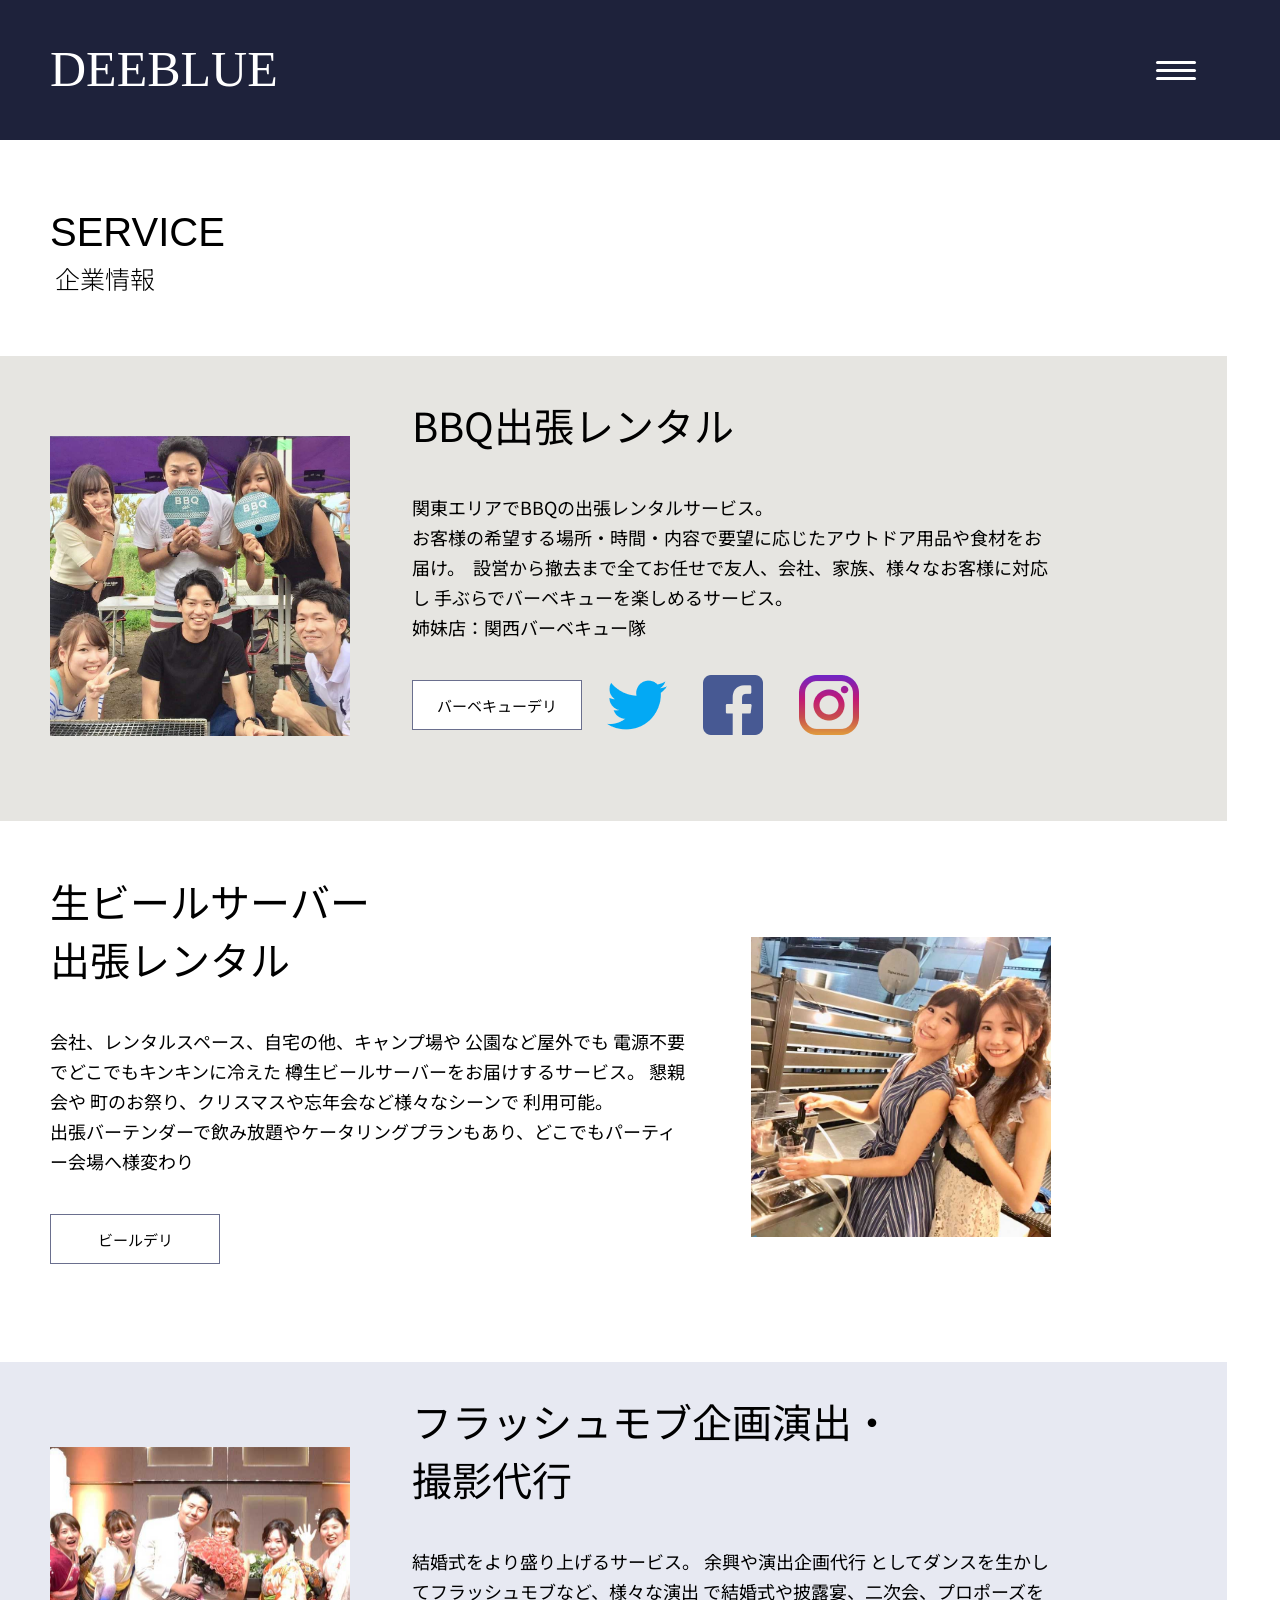
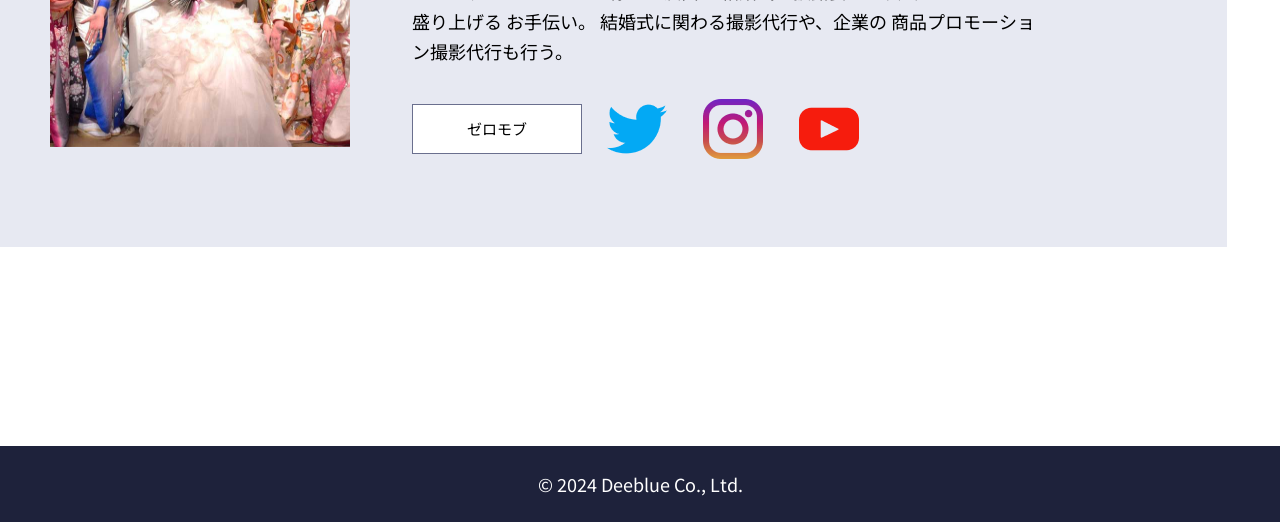
<file: service.html>
<!DOCTYPE html>
<html lang="en">

<head>
    <meta charset="utf-8">
    <title> DEEBLUE : service </title>
    <link rel="stylesheet" href="css/custom.css">
    <link rel="preconnect" href="https://fonts.googleapis.com">
<link rel="preconnect" href="https://fonts.gstatic.com" crossorigin>
<link href="https://fonts.googleapis.com/css2?family=Noto+Sans+JP:wght@100..900&display=swap" rel="stylesheet">
</head>

<body class="service">

<nav>
<div class="logo">
<a href="index.html">DEEBLUE</a>
</div>

<!-- ハンバーガーメニュー部分 -->
<div class="nav">
    
    <!-- ハンバーガーメニューの表示・非表示を切り替えるチェックボックス -->
    <input id="drawer_input" class="drawer_hidden" type="checkbox">

    <!-- ハンバーガーアイコン -->
    <label for="drawer_input" class="drawer_open"><span></span></label>

<div class="nav_content">
<ul class="nav_list">
    <li><a href="service.html">service</a></li>
    <li><a href="company.html">company</a></li>
    <li><a href="message.html">message</a></li>
    <li><a href="recruit.html">recruit</a></li>
    <li><a href="contact.html">contact</a></li>
</ul>
</div>

</nav>

<main>
<h1>SERVICE</h1>
<h2>企業情報</h2>
<div class="background_1"></div>

<div class="service_bbq">
    <img src="images/SERVICE-BBQ.jpg" alt="BBQ">
    <div class="service_passage">
    <h3>BBQ出張レンタル</h3>
    <p>
        関東エリアでBBQの出張レンタルサービス。<br>
        お客様の希望する場所・時間・内容で要望に応じたアウトドア用品や食材をお届け。 
        設営から撤去まで全てお任せで友人、会社、家族、様々なお客様に対応し
        手ぶらでバーベキューを楽しめるサービス。<br>
        姉妹店：関西バーベキュー隊
    </p>
<a href="https://bbqdeli.jp/" target=”_blank”><button>
バーベキューデリ
</button></a>
    <ul class="service_sns">
        <li><a href="https://twitter.com/bbqdeli_ranger?ref_src=twsrc%5Etfw%7Ctwcamp%5Eembeddedtimeline%7Ctwterm%5Eprofile%3Abbqdeli_ranger&ref_url=https%3A%2F%2Fbbqdeli.jp%2F" target="_blank">
            <img src="images/twitter.png" alt="twitter"></a></li>
        <li><a href="https://www.facebook.com/bbqdeli/?hc_ref=ARSaTKrKzMNOp6ojOuT-ScrvwEfr_40lmimtDxsQpRWv4-w7K0CALkzvDYaYyBLQKNw&fref=nf&__tn__=kC-R" target=”_blank”>
            <img src="images/facebook.png" alt="facebook"></a></li>
        <li><a href="https://www.instagram.com/bbq_deli/?hl=ja" target=”_blank”>
            <img src="images/instagram.png" alt="instagram"></a></li>
    </ul>
    </div>
</div>

<div class="service_beer">
    <div class="service_passage">
    <h3>生ビールサーバー<br>出張レンタル</h3>
    <p>
        会社、レンタルスペース、自宅の他、キャンプ場や
公園など屋外でも 電源不要でどこでもキンキンに冷えた
樽生ビールサーバーをお届けするサービス。 懇親会や
町のお祭り、クリスマスや忘年会など様々なシーンで
利用可能。<br>
出張バーテンダーで飲み放題やケータリングプランもあり、どこでもパーティー会場へ様変わり
    </p>
<a href="https://beerdeli.jp/" target=”_blank”><button>
ビールデリ
</button></a>
    </div>
    <img src="images/SERVICE-BEER.jpg" alt="BEER">
</div>

<div class="background_2"></div>

<div class="service_bridal">
    <img src="images/SERVICE-BRIDAL.jpg" alt="BRIDAL">
    <div class="service_passage">
    <h3>フラッシュモブ企画演出・<br>撮影代行</h3>
    <p>
    結婚式をより盛り上げるサービス。 余興や演出企画代行
    としてダンスを生かしてフラッシュモブなど、様々な演出
    で結婚式や披露宴、二次会、プロポーズを盛り上げる
    お手伝い。 結婚式に関わる撮影代行や、企業の
    商品プロモーション撮影代行も行う。
    </p>
<a href="http://flashmob.biz/" target=”_blank”><button>
ゼロモブ
</button></a>
    <ul class="service_sns">
        <li><a href="https://twitter.com/zeroflashmob" target=”_blank”>
            <img src="images/twitter.png" alt="twitter"></a></li>
        <li><a href="https://www.instagram.com/zeroflashmob/" target=”_blank”>
            <img src="images/instagram.png" alt="instagram"></a></li>
        <li><a href="https://www.youtube.com/channel/UCpAXMwjpU_2aHV0ATFBQ5NQ" target=”_blank”>
            <img src="images/youtube.png" alt="youtube"></a></li>
    </ul>
    </div>
</div>
</main>

<footer>
    <p>© 2024 Deeblue Co., Ltd.</p>
</footer>

</body>
</html>
</file>
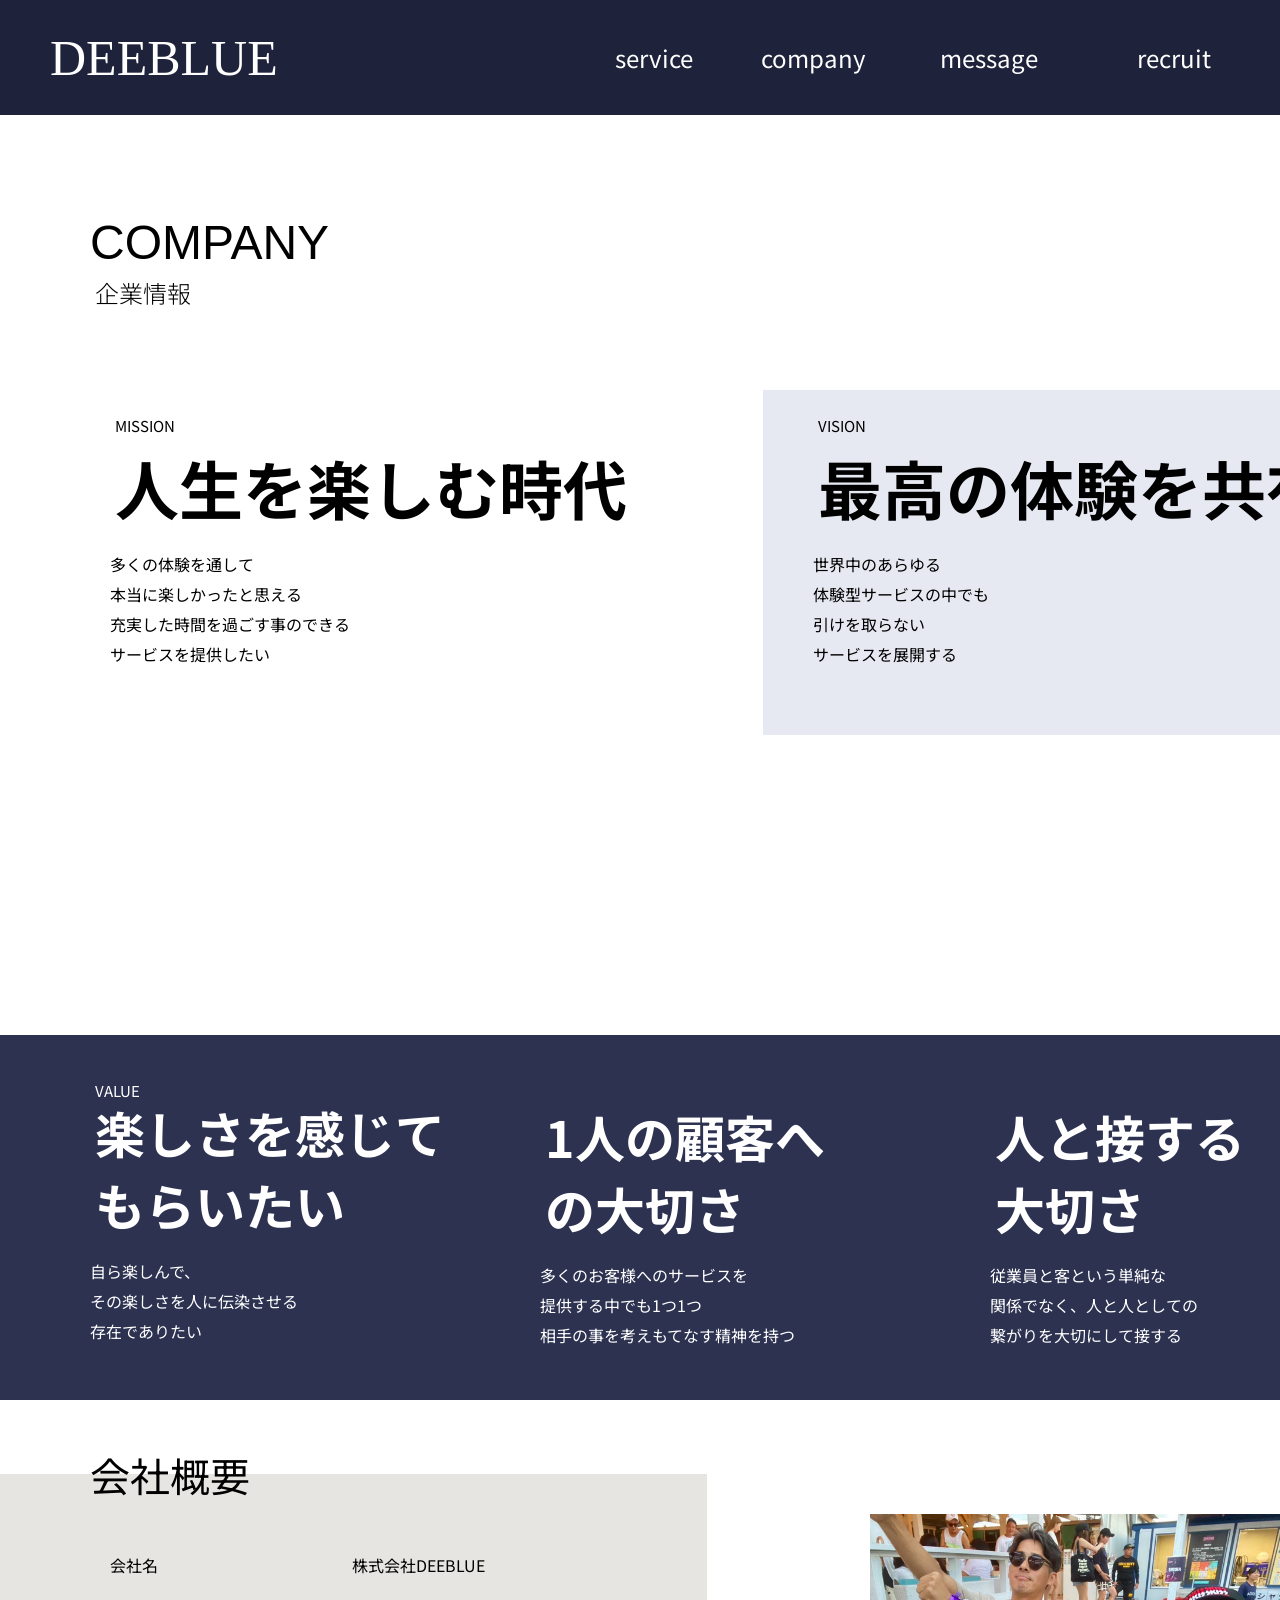
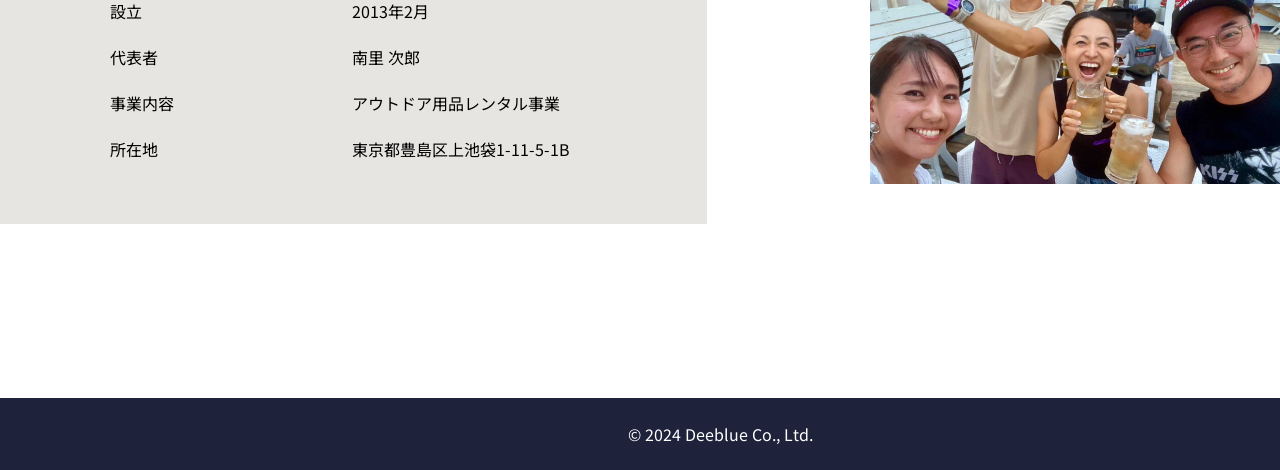
<file: pc/company.html>
<!DOCTYPE html>
<html lang="en">

<head>
    <meta charset="utf-8">
    <title> DEEBLUE : company </title>
    <link rel="stylesheet" href="css/custom.css">
    <link rel="preconnect" href="https://fonts.googleapis.com">
<link rel="preconnect" href="https://fonts.gstatic.com" crossorigin>
<link href="https://fonts.googleapis.com/css2?family=Noto+Sans+JP:wght@100..900&display=swap" rel="stylesheet">
</head>

<body class="company">

<nav>
<div class="logo">
<a href="index.html">DEEBLUE</a>
</div>

<ul>
    <li><a href="service.html">service</a></li>
    <li><a href="company.html">company</a></li>
    <li><a href="message.html">message</a></li>
    <li><a href="recruit.html">recruit</a></li>
    <li><a href="contact.html">contact</a></li>
</ul>
</nav>

<main>
<h1>COMPANY</h1>
<h2>企業情報</h2>

<div class="company_exp">

<div class="grid_1">
<div class="company_mission">
<div class="mission_background"></div>
<h3>MISSION</h3>
<h4>人生を楽しむ時代</h4>
<p>
多くの体験を通して<br>
本当に楽しかったと思える<br>
充実した時間を過ごす事のできる<br>
サービスを提供したい<br>
</p>
</div><!--company mission-->

<div class="company_vision">
<h3>VISION</h3>
<h4>最高の体験を共有</h4>
<p>
世界中のあらゆる<br>
体験型サービスの中でも<br>
引けを取らない<br>
サービスを展開する<br>
</p>
</div><!--company vision-->
</div><!--grid2-->

<div>
<div class="background"></div>
<div class="company_value">

<div >
 <h3>VALUE</h3>

<h4 class="move">楽しさを感じて<br>もらいたい</h4>
<p>
自ら楽しんで、<br>
その楽しさを人に伝染させる<br>
存在でありたい<br>
</p>
</div>

<div class="company_value_div">
<h4>1人の顧客へ<br>の大切さ</h4>
<p>
多くのお客様へのサービスを<br>
提供する中でも1つ1つ<br>
相手の事を考えもてなす精神を持つ<br>
</p>
</div>
    
<div class="company_value_div">
<h4>人と接する<br>大切さ</h4>
<p>
従業員と客という単純な<br>
関係でなく、人と人としての<br>
繋がりを大切にして接する<br>
</p>
</div>

</div> <!--company value-->
</div>
</div><!--company exp-->

<div class="company_info">
<h5>会社概要</h5>
<div class="company_info_title">
<p>会社名</p>
<p>設立</p>
<p>代表者</p>
<p>事業内容</p>
<p>所在地</p>
</div><!--title-->

<div class="company_info_detail">
<div class="background"></div>
<p>株式会社DEEBLUE</p>
<p>2013年2月</p>
<p>南里 次郎</p>
<p>アウトドア用品レンタル事業</p>
<p>東京都豊島区上池袋1-11-5-1B</p>
</div><!--detail-->

<div class="company_info_img">
<img src="images/COMPANY.jpg" alt="picture of NANRI">
</div>

</div><!--company info-->

</main>

<footer>
    <p>© 2024 Deeblue Co., Ltd.</p>
</footer>

</body>
</html>
</file>
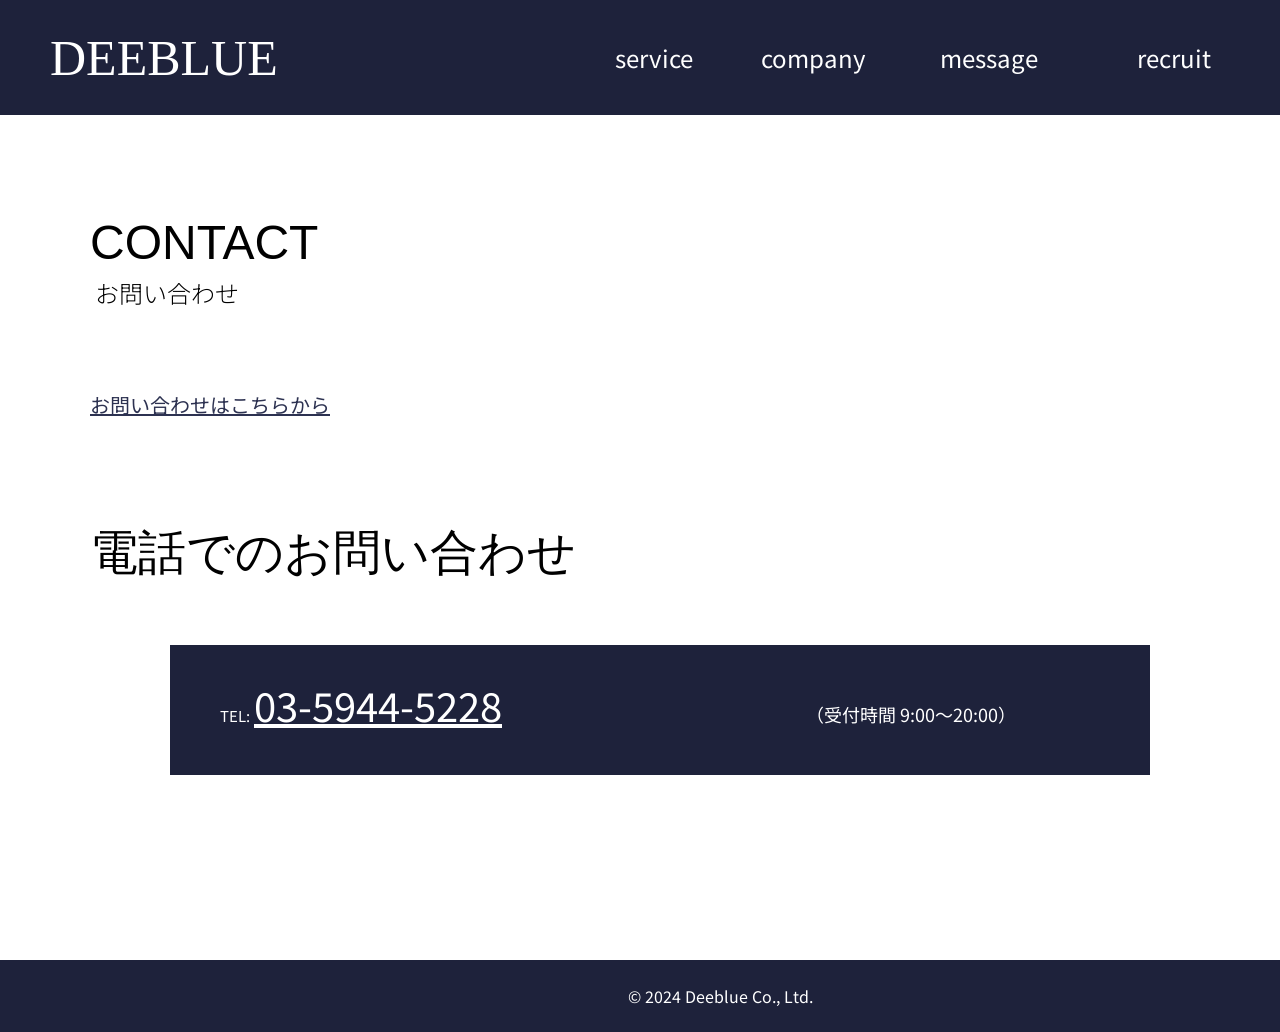
<file: pc/contact.html>
<!DOCTYPE html>
<html lang="en">

<head>
    <meta charset="utf-8">
    <title> DEEBLUE : contact </title>
    <link rel="stylesheet" href="css/custom.css">
    <link rel="preconnect" href="https://fonts.googleapis.com">
<link rel="preconnect" href="https://fonts.gstatic.com" crossorigin>
<link href="https://fonts.googleapis.com/css2?family=Noto+Sans+JP:wght@100..900&display=swap" rel="stylesheet">
</head>

<body class="contact">

<nav>
<div class="logo">
<a href="index.html">DEEBLUE</a>
</div>

<ul>
    <li><a href="service.html">service</a></li>
    <li><a href="company.html">company</a></li>
    <li><a href="message.html">message</a></li>
    <li><a href="recruit.html">recruit</a></li>
    <li><a href="contact.html">contact</a></li>
</ul>
</nav>

<main>

<h1>CONTACT</h1>
<h2>お問い合わせ</h2>

<p><a href="https://docs.google.com/forms/d/e/1FAIpQLSe-p4SLR1d30sxJEtQCz6F3-5kZ0mXqB8ZTHUJZ3L8eYn6SiQ/viewform" target="_blank">
お問い合わせはこちらから</a></p>

<h1>電話でのお問い合わせ</h1>
<div class="contact_phone">
    <div class="background"></div>
    <div>
<p>TEL: </p>
<p>03-5944-5228</p>
<p>（受付時間 9:00～20:00）</p>
</div>
</div><!--phone-->

</main>

<footer>
    <p>© 2024 Deeblue Co., Ltd.</p>
</footer>

</body>
</html>
</file>
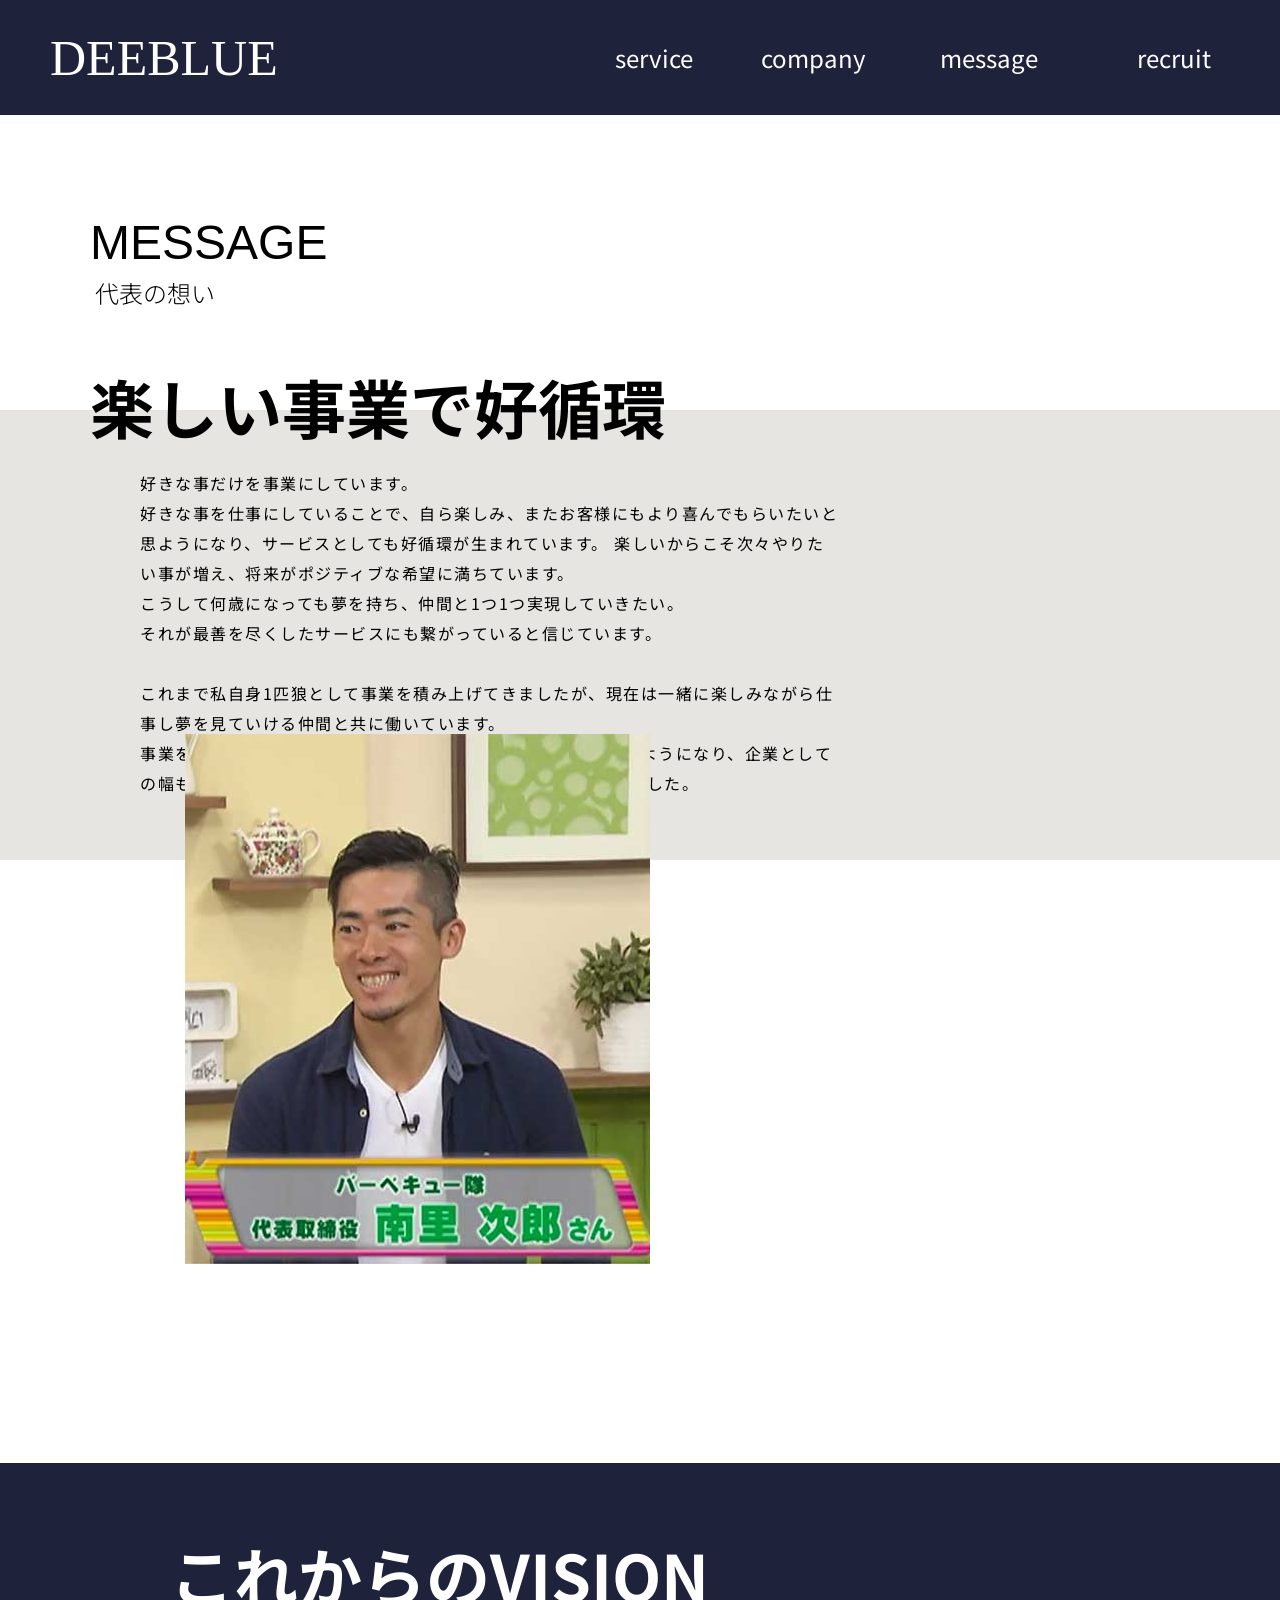
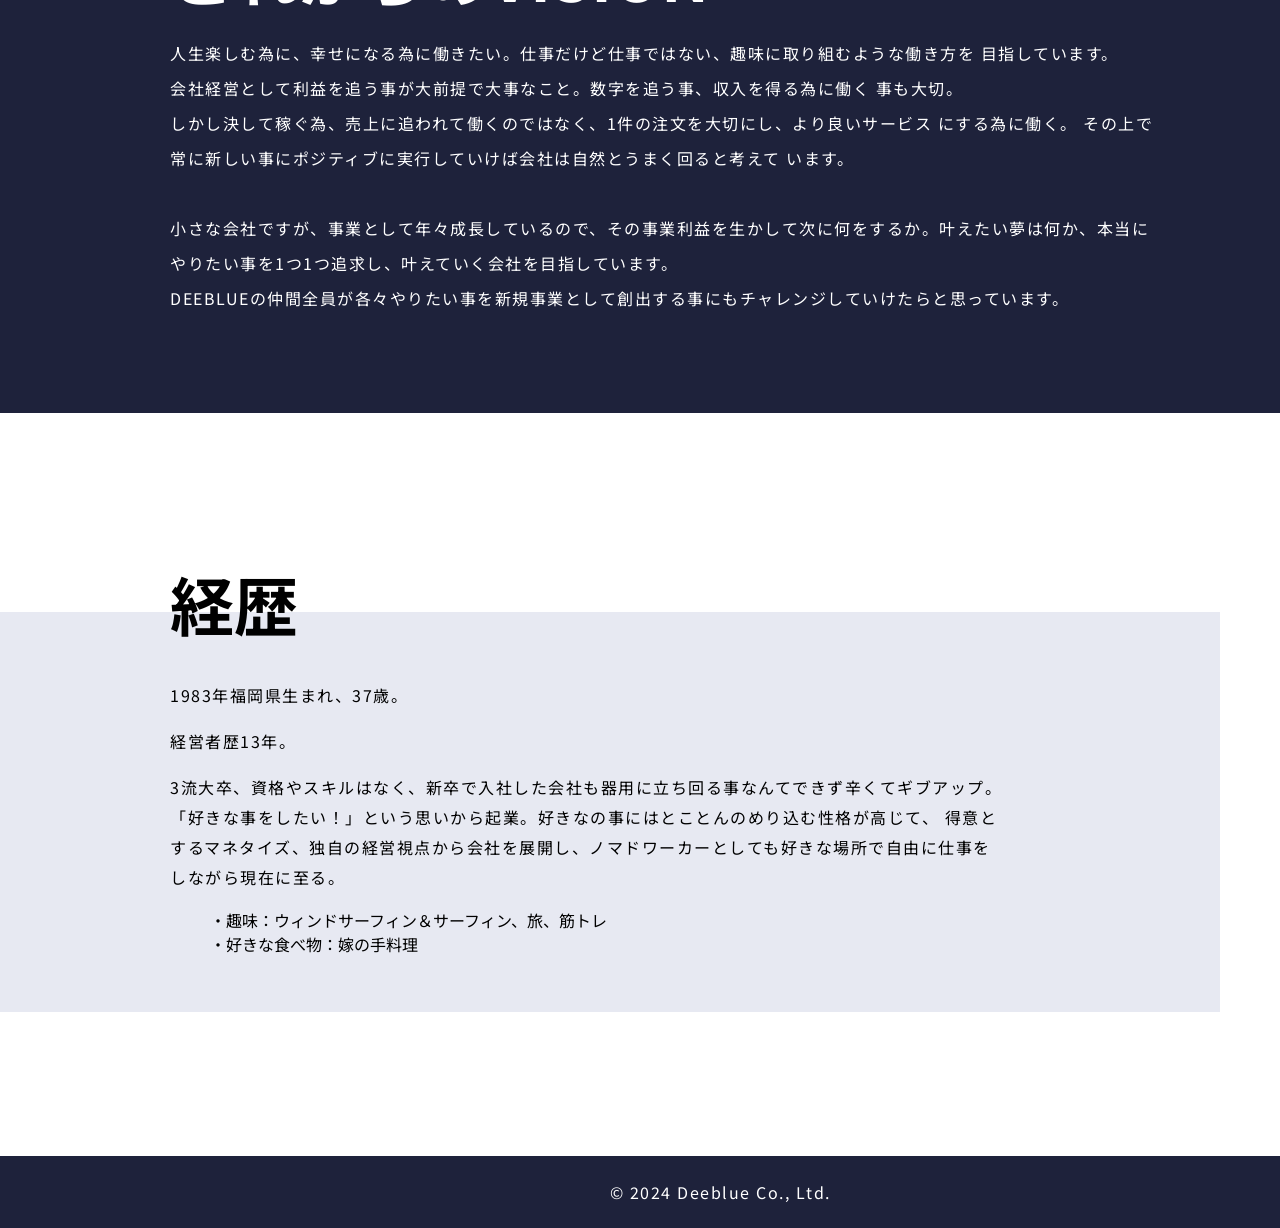
<file: pc/message.html>
<!DOCTYPE html>
<html lang="en">

<head>
    <meta charset="utf-8">
    <title> DEEBLUE : message </title>
    <link rel="stylesheet" href="css/custom.css">
    <link rel="preconnect" href="https://fonts.googleapis.com">
<link rel="preconnect" href="https://fonts.gstatic.com" crossorigin>
<link href="https://fonts.googleapis.com/css2?family=Noto+Sans+JP:wght@100..900&display=swap" rel="stylesheet">
</head>

<body class="message">

<nav>
<div class="logo">
<a href="index.html">DEEBLUE</a>
</div>

<ul>
    <li><a href="service.html">service</a></li>
    <li><a href="company.html">company</a></li>
    <li><a href="message.html">message</a></li>
    <li><a href="recruit.html">recruit</a></li>
    <li><a href="contact.html">contact</a></li>
</ul>
</nav>

<main>
<h1>MESSAGE</h1>
<h2>代表の想い</h2>
<div class="background_1"></div>
<div class="message_section1">
<div class="message_left">
<h3>楽しい事業で好循環</h3>
<p>好きな事だけを事業にしています。<br>
    好きな事を仕事にしていることで、自ら楽しみ、またお客様にもより喜んでもらいたいと思ようになり、サービスとしても好循環が生まれています。
    楽しいからこそ次々やりたい事が増え、将来がポジティブな希望に満ちています。<br>
    こうして何歳になっても夢を持ち、仲間と1つ1つ実現していきたい。<br>
    それが最善を尽くしたサービスにも繋がっていると信じています。<br>
    <br>
    これまで私自身1匹狼として事業を積み上げてきましたが、現在は一緒に楽しみながら仕事し夢を見ていける仲間と共に働いています。<br>
    事業を任せ、また自分1人じゃ成し得なかったサービスができるようになり、企業としての幅も広がり、良い質の高いサービスが提供できるようになりました。</p>
</div><!--left-->
<img src="images/代表.jpg" alt="image of NANRI">
</div><!--section1-->

<div class="background_2"></div>
<div class="message_section2">
<h3>これからのVISION</h3>
<p>人生楽しむ為に、幸せになる為に働きたい。仕事だけど仕事ではない、趣味に取り組むような働き方を
    目指しています。 <br>
    会社経営として利益を追う事が大前提で大事なこと。数字を追う事、収入を得る為に働く
    事も大切。 <br>
    しかし決して稼ぐ為、売上に追われて働くのではなく、1件の注文を大切にし、より良いサービス
    にする為に働く。 その上で<br>常に新しい事にポジティブに実行していけば会社は自然とうまく回ると考えて
    います。<br>
    <br>
    小さな会社ですが、事業として年々成長しているので、その事業利益を生かして次に何をするか。叶えたい夢は何か、本当に<br>やりたい事を1つ1つ追求し、叶えていく会社を目指しています。<br>
    DEEBLUEの仲間全員が各々やりたい事を新規事業として創出する事にもチャレンジしていけたらと思っています。<br>
</p>
</div><!--section2-->

<div class="background_3"></div>
<div class="message_section3">
<h4>経歴</h4>
<p>1983年福岡県生まれ、37歳。</p>
<p>経営者歴13年。</p>
<p>3流大卒、資格やスキルはなく、新卒で入社した会社も器用に立ち回る事なんてできず辛くてギブアップ。 <br>
    「好きな事をしたい！」という思いから起業。好きなの事にはとことんのめり込む性格が高じて、 得意と<br>
    するマネタイズ、独自の経営視点から会社を展開し、ノマドワーカーとしても好きな場所で自由に仕事を<br>
    しながら現在に至る。</p>
<ul>
    <li>・趣味：ウィンドサーフィン＆サーフィン、旅、筋トレ</li>
    <li>・好きな食べ物：嫁の手料理</li>
</ul>
</div> <!--section3-->

</main>

<footer>
    <p>© 2024 Deeblue Co., Ltd.</p>
</footer>

</body>
</html>
</file>
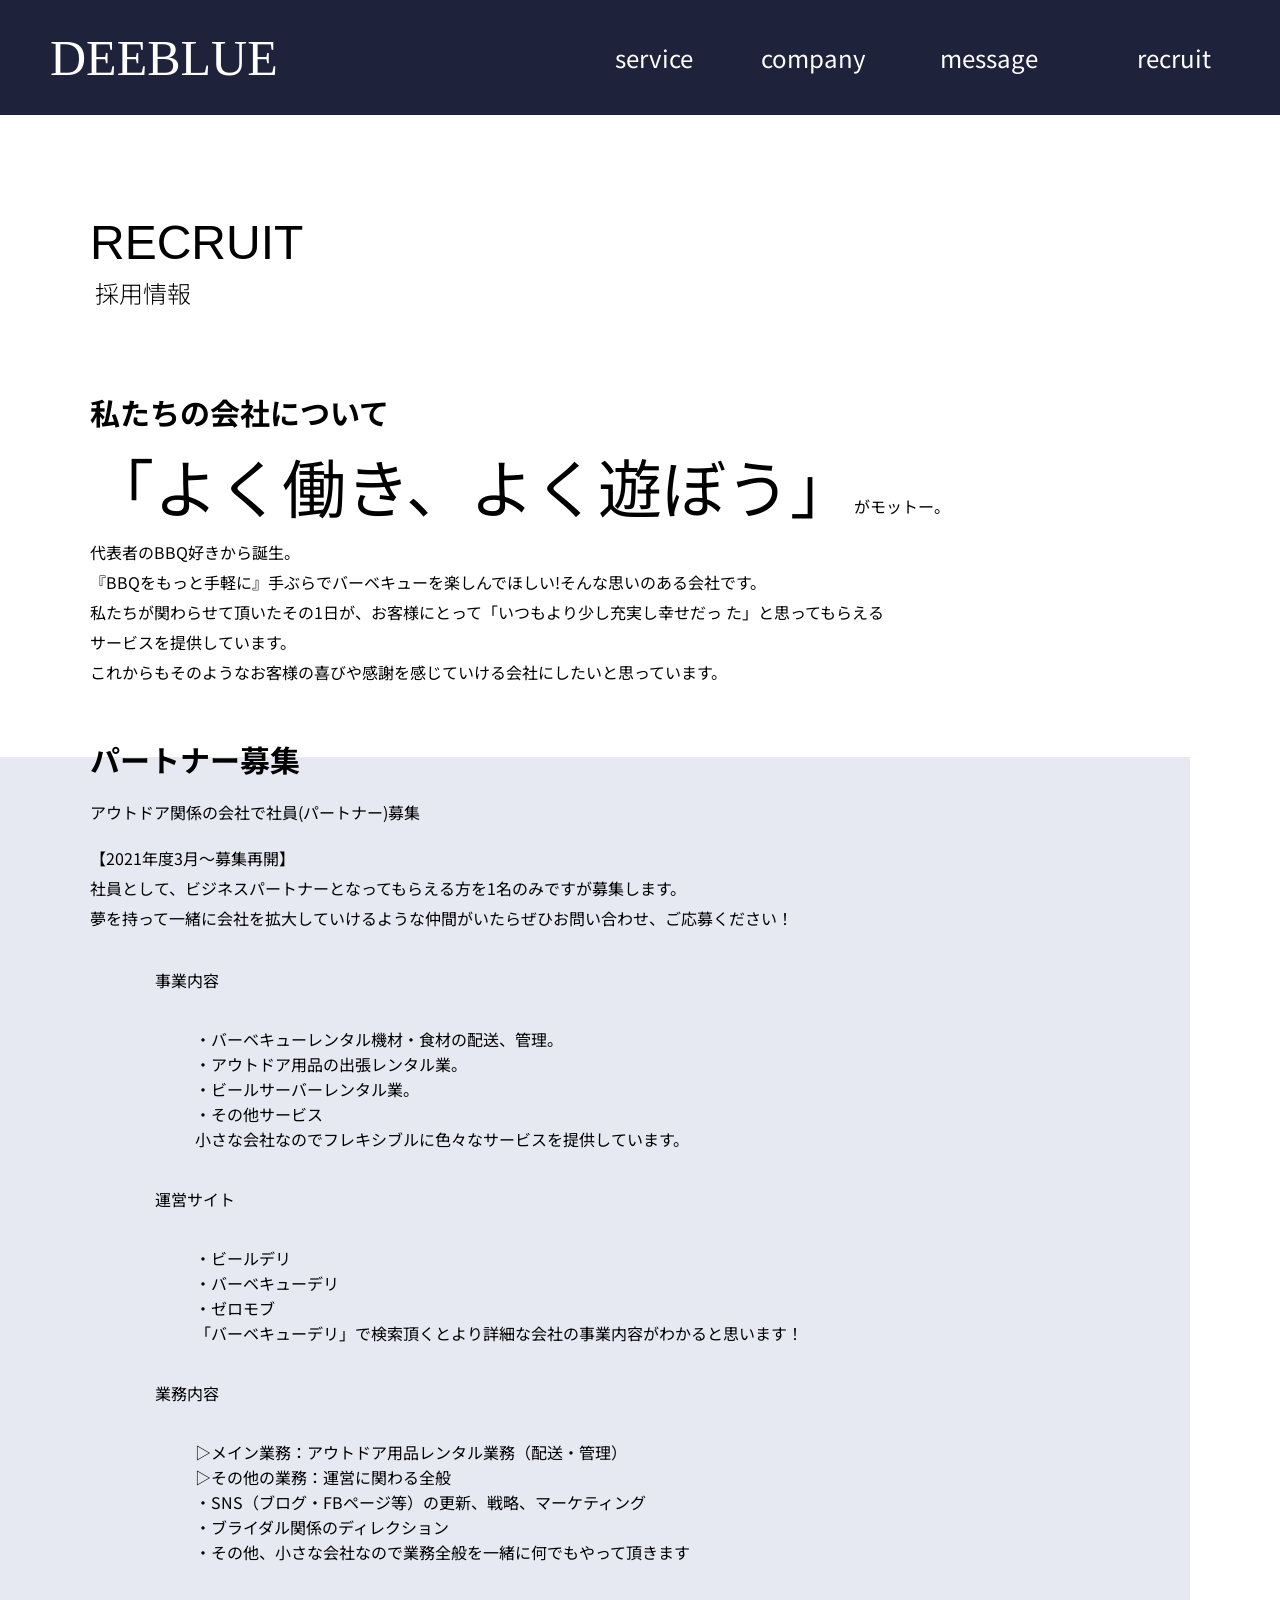
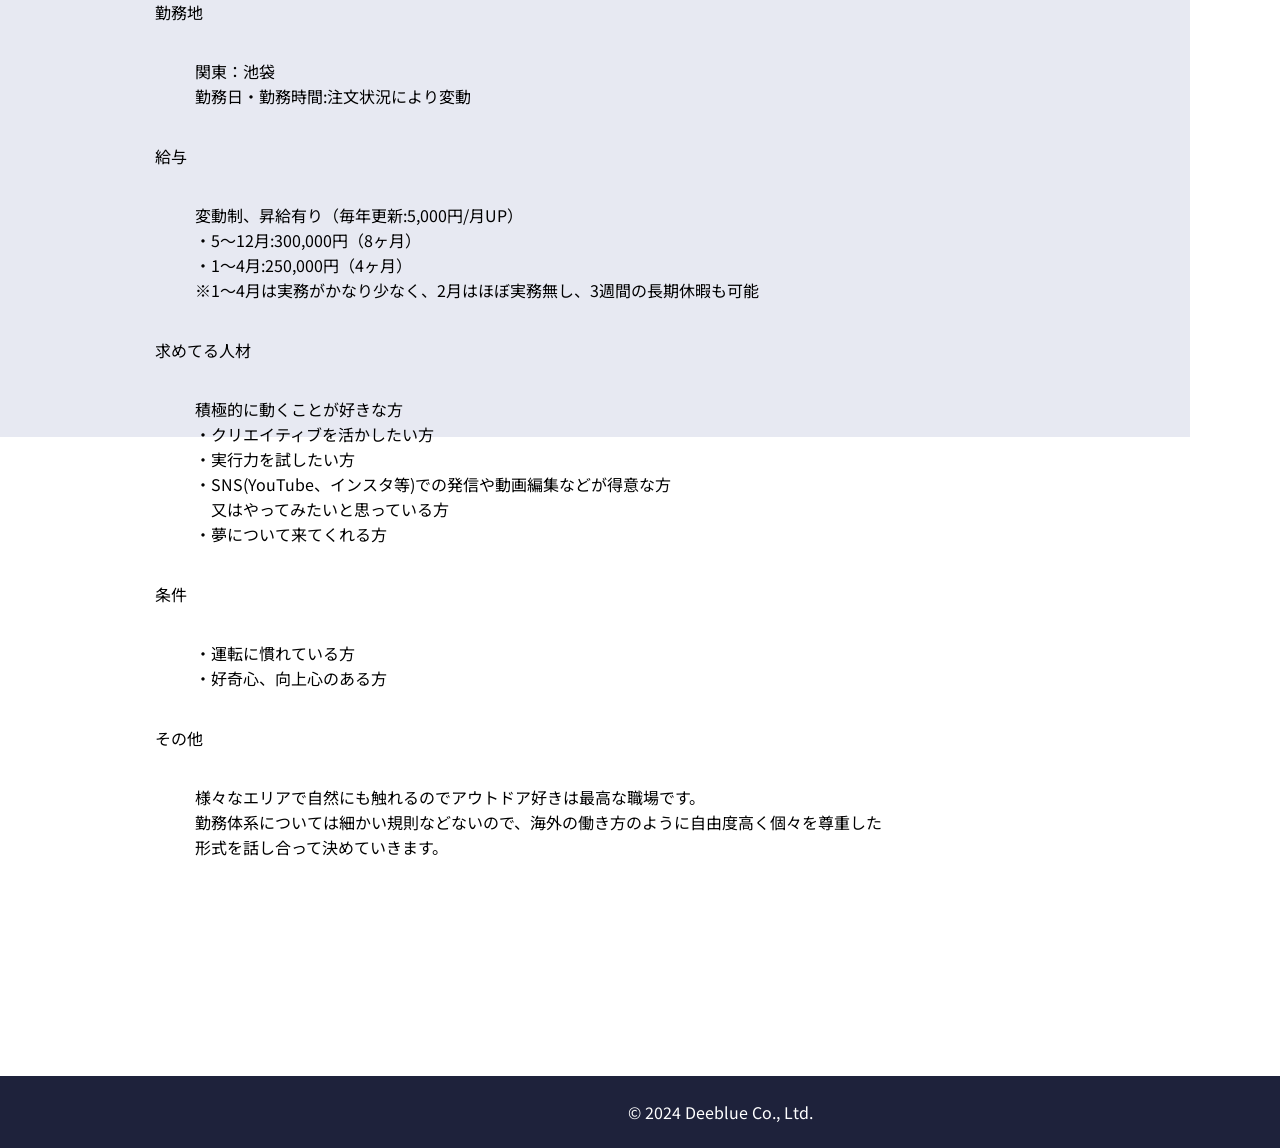
<file: pc/recruit.html>
<!DOCTYPE html>
<html lang="en">

<head>
    <meta charset="utf-8">
    <title> DEEBLUE : recruit </title>
    <link rel="stylesheet" href="css/custom.css">
    <link rel="preconnect" href="https://fonts.googleapis.com">
<link rel="preconnect" href="https://fonts.gstatic.com" crossorigin>
<link href="https://fonts.googleapis.com/css2?family=Noto+Sans+JP:wght@100..900&display=swap" rel="stylesheet">
</head>

<body class="recruit">

<nav>
<div class="logo">
<a href="index.html">DEEBLUE</a>
</div>

<ul>
    <li><a href="service.html">service</a></li>
    <li><a href="company.html">company</a></li>
    <li><a href="message.html">message</a></li>
    <li><a href="recruit.html">recruit</a></li>
    <li><a href="contact.html">contact</a></li>
</ul>
</nav>

<main>
<h1>RECRUIT</h1>
<h2>採用情報</h2>

<div class="recruit_about">
<h3>私たちの会社について</h3>
<p>
<strong>「よく働き、よく遊ぼう」</strong>がモットー。</p>
<p>
代表者のBBQ好きから誕生。<br>
『BBQをもっと手軽に』手ぶらでバーベキューを楽しんでほしい!そんな思いのある会社です。<br>
私たちが関わらせて頂いたその1日が、お客様にとって「いつもより少し充実し幸せだっ た」と思ってもらえる<br>
サービスを提供しています。<br>
これからもそのようなお客様の喜びや感謝を感じていける会社にしたいと思っています。<br>
</p>
</div><!--about-->

<div class="recruit_partner">
<div class="background"></div>
<h3>パートナー募集</h3>
<p>アウトドア関係の会社で社員(パートナー)募集</p>
<p>【2021年度3月〜募集再開】<br>
社員として、ビジネスパートナーとなってもらえる方を1名のみですが募集します。<br>
夢を持って一緒に会社を拡大していけるような仲間がいたらぜひお問い合わせ、ご応募ください！<br></p>

<div class="recruit_list">
<div>
<p>事業内容</p>
<ul>
<li>・バーベキューレンタル機材・食材の配送、管理。</li>
<li>・アウトドア用品の出張レンタル業。</li>
<li>・ビールサーバーレンタル業。</li>
<li>・その他サービス</li>
<li>小さな会社なのでフレキシブルに色々なサービスを提供しています。</li>
</ul>
</div>

<div>
<p>運営サイト</p>
<ul>
<li>・ビールデリ</li>
<li>・バーベキューデリ</li>
<li>・ゼロモブ</li>
<li>「バーベキューデリ」で検索頂くとより詳細な会社の事業内容がわかると思います！</li>
</ul>
</div>

<div>
<p>業務内容</p>
<ul>
<li>▷メイン業務：アウトドア用品レンタル業務（配送・管理）</li>
<li>▷その他の業務：運営に関わる全般</li>
<li>・SNS（ブログ・FBページ等）の更新、戦略、マーケティング</li>
<li>・ブライダル関係のディレクション</li>
<li>・その他、小さな会社なので業務全般を一緒に何でもやって頂きます</li>
</ul>
</div>

<div>
<p>勤務地</p>
<ul>
<li>関東：池袋</li>
<li>勤務日・勤務時間:注文状況により変動</li>
</ul>
</div>

<div>
<p>給与</p>
<ul>
<li>変動制、昇給有り（毎年更新:5,000円/月UP）</li>
<li>・5〜12月:300,000円（8ヶ月）</li>
<li>・1〜4月:250,000円（4ヶ月）</li>
<li>※1〜4月は実務がかなり少なく、2月はほぼ実務無し、3週間の長期休暇も可能</li>
</ul>
</div>

<div>
<p>求めてる人材</p>
<ul>
<li>積極的に動くことが好きな方</li>
<li>・クリエイティブを活かしたい方</li>
<li>・実行力を試したい方</li>
<li>・SNS(YouTube、インスタ等)での発信や動画編集などが得意な方<br>
    　又はやってみたいと思っている方</li>
<li>・夢について来てくれる方</li>
</ul>
</div>

<div>
<p>条件</p>
<ul>
<li>・運転に慣れている方</li>
<li>・好奇心、向上心のある方</li>
</ul>
</div>

<div>
<p>その他</p>
<ul>
<li>様々なエリアで自然にも触れるのでアウトドア好きは最高な職場です。</li>
<li>勤務体系については細かい規則などないので、海外の働き方のように自由度高く個々を尊重した<br>
形式を話し合って決めていきます。</li>
</ul>
</div>
</div><!--list-->

</div><!--partner-->

</main>

<footer>
    <p>© 2024 Deeblue Co., Ltd.</p>
</footer>

</body>
</html>
</file>
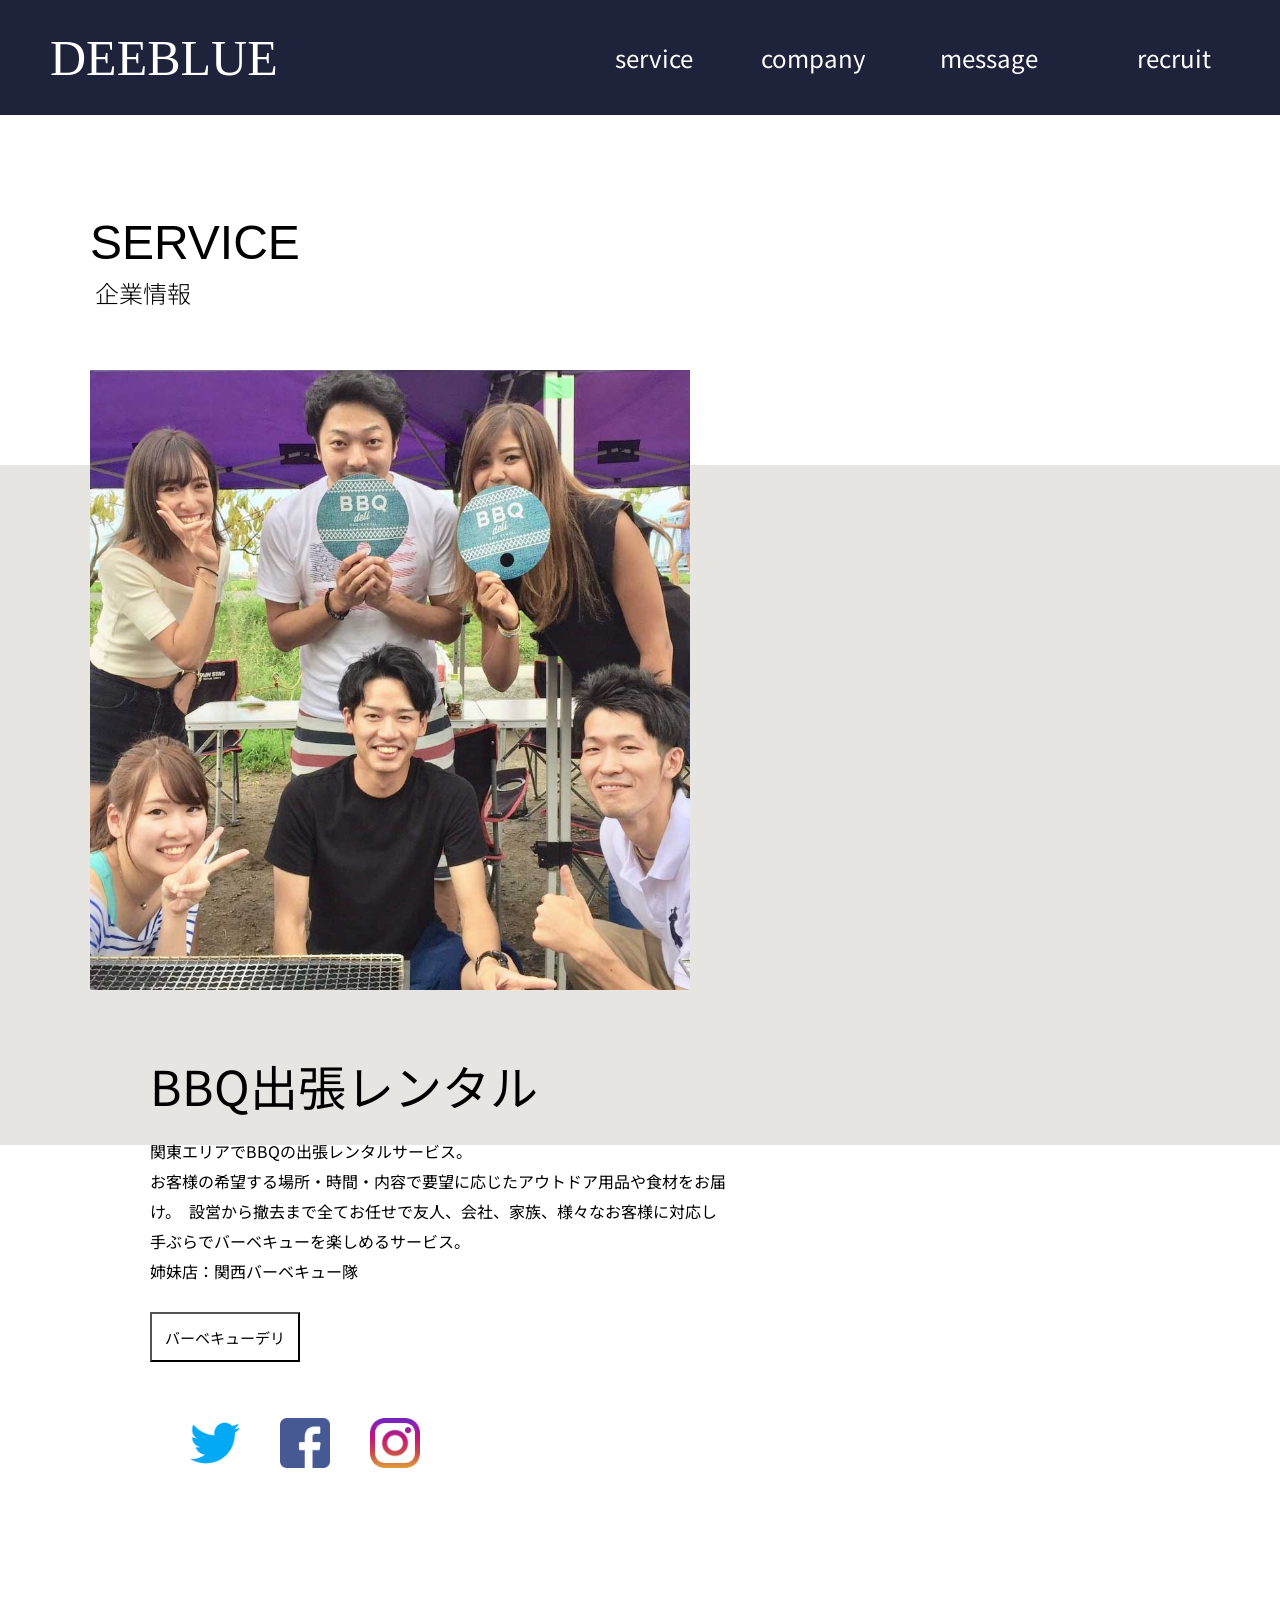
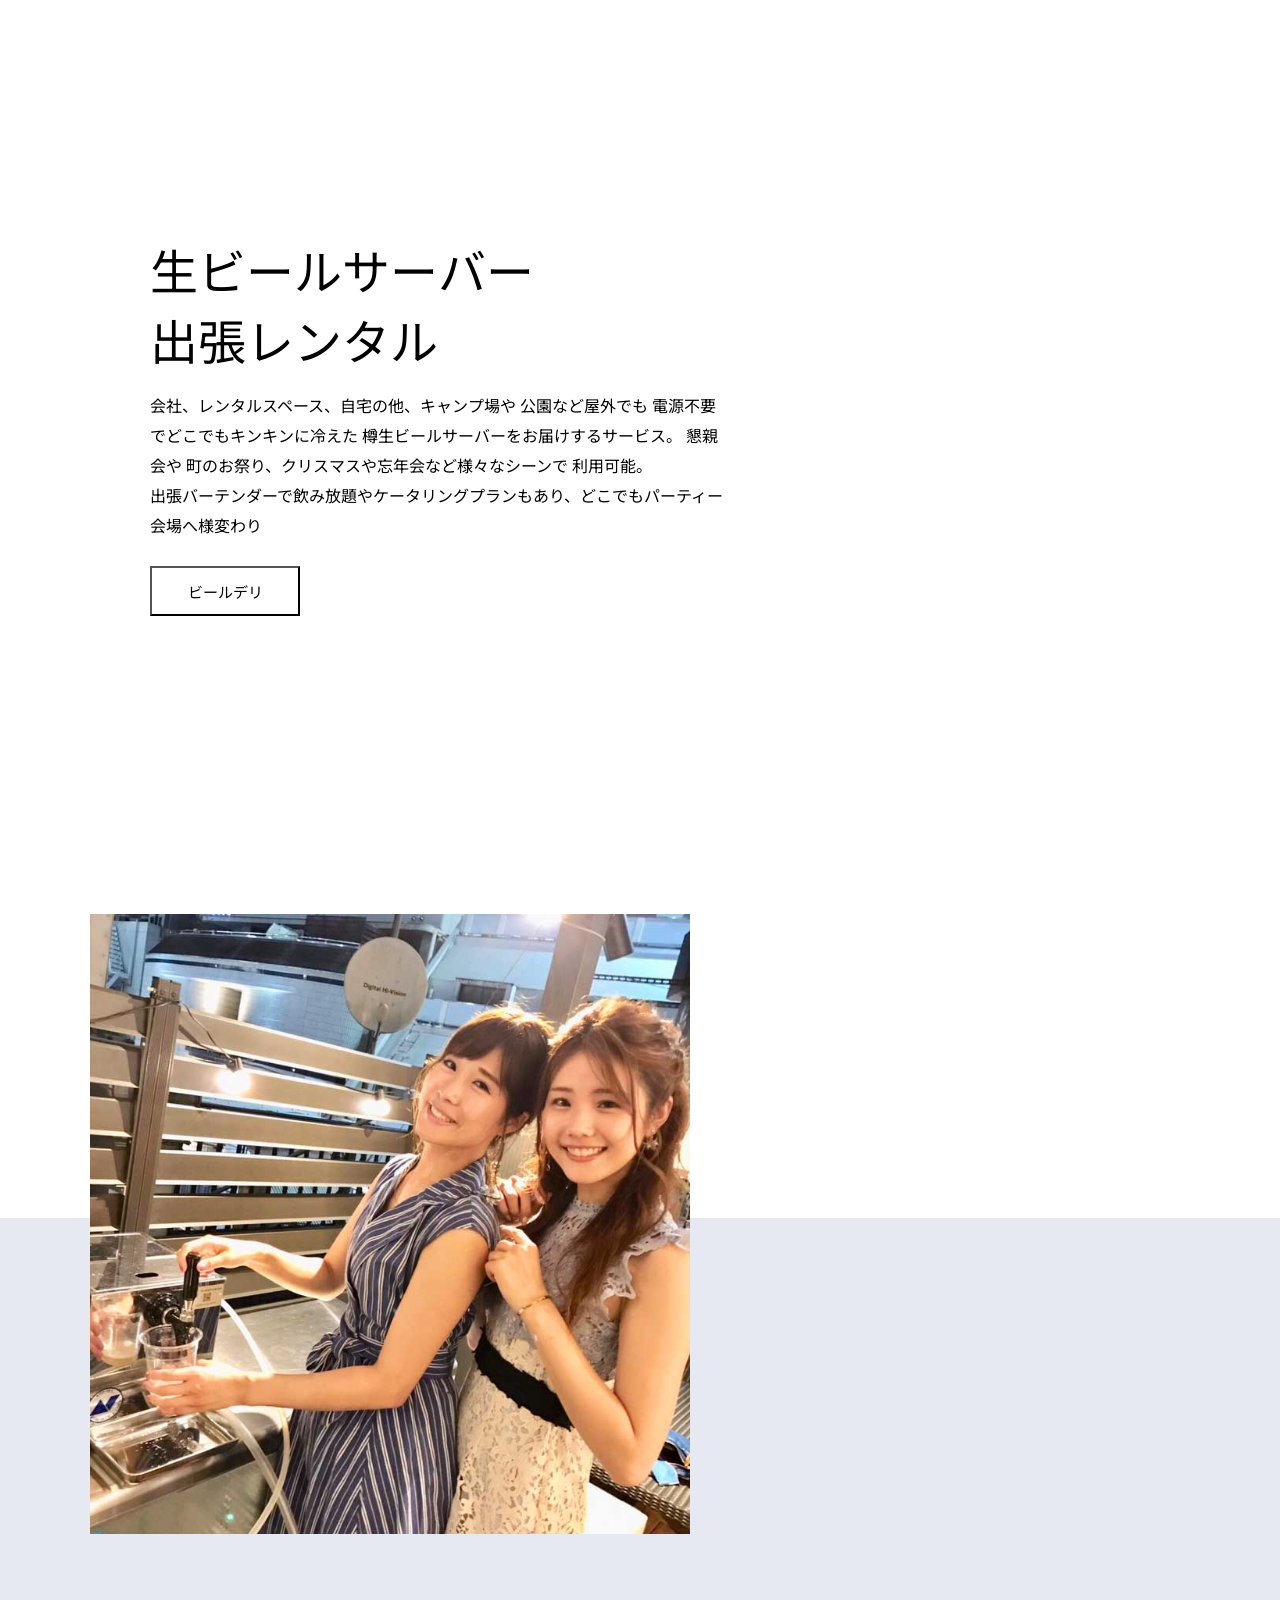
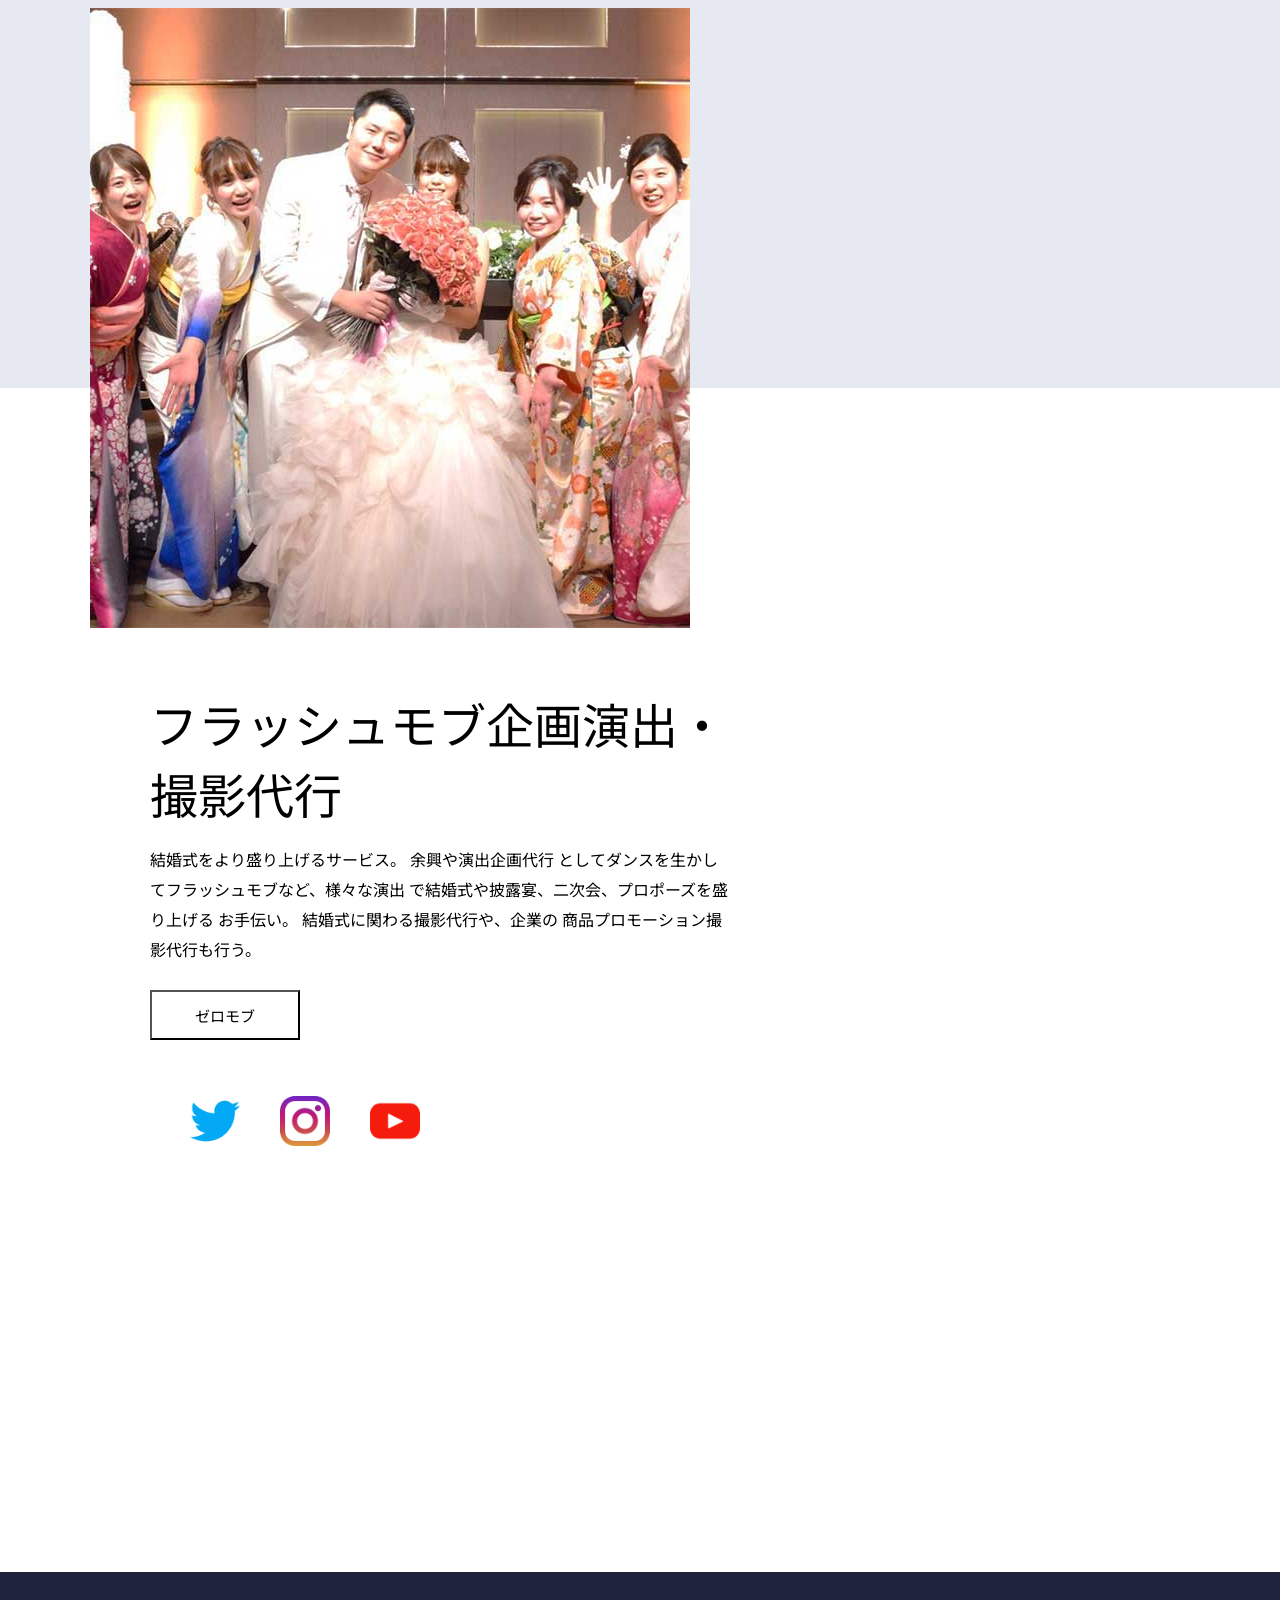
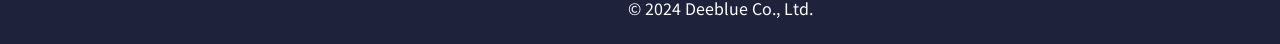
<file: pc/service.html>
<!DOCTYPE html>
<html lang="en">

<head>
    <meta charset="utf-8">
    <title> DEEBLUE : service </title>
    <link rel="stylesheet" href="css/custom.css">
    <link rel="preconnect" href="https://fonts.googleapis.com">
<link rel="preconnect" href="https://fonts.gstatic.com" crossorigin>
<link href="https://fonts.googleapis.com/css2?family=Noto+Sans+JP:wght@100..900&display=swap" rel="stylesheet">
</head>

<body class="service">

<nav>
<div class="logo">
<a href="index.html">DEEBLUE</a>
</div>

<ul>
    <li><a href="service.html">service</a></li>
    <li><a href="company.html">company</a></li>
    <li><a href="message.html">message</a></li>
    <li><a href="recruit.html">recruit</a></li>
    <li><a href="contact.html">contact</a></li>
</ul>
</nav>

<main>
<h1>SERVICE</h1>
<h2>企業情報</h2>
<div class="background_1"></div>

<div class="service_bbq">
    <img src="images/SERVICE-BBQ.jpg" alt="BBQ">
    <div class="service_passage">
    <h3>BBQ出張レンタル</h3>
    <p>
        関東エリアでBBQの出張レンタルサービス。<br>
        お客様の希望する場所・時間・内容で要望に応じたアウトドア用品や食材をお届け。 
        設営から撤去まで全てお任せで友人、会社、家族、様々なお客様に対応し
        手ぶらでバーベキューを楽しめるサービス。<br>
        姉妹店：関西バーベキュー隊
    </p>
<a href="https://bbqdeli.jp/" target=”_blank”><button>
バーベキューデリ
</button></a>
    <ul class="service_sns">
        <li><a href="https://twitter.com/bbqdeli_ranger?ref_src=twsrc%5Etfw%7Ctwcamp%5Eembeddedtimeline%7Ctwterm%5Eprofile%3Abbqdeli_ranger&ref_url=https%3A%2F%2Fbbqdeli.jp%2F" target="_blank">
            <img src="images/twitter.png" alt="twitter"></a></li>
        <li><a href="https://www.facebook.com/bbqdeli/?hc_ref=ARSaTKrKzMNOp6ojOuT-ScrvwEfr_40lmimtDxsQpRWv4-w7K0CALkzvDYaYyBLQKNw&fref=nf&__tn__=kC-R" target=”_blank”>
            <img src="images/facebook.png" alt="facebook"></a></li>
        <li><a href="https://www.instagram.com/bbq_deli/?hl=ja" target=”_blank”>
            <img src="images/instagram.png" alt="instagram"></a></li>
    </ul>
    </div>
</div>

<div class="service_beer">
    <div class="service_passage">
    <h3>生ビールサーバー<br>出張レンタル</h3>
    <p>
        会社、レンタルスペース、自宅の他、キャンプ場や
公園など屋外でも 電源不要でどこでもキンキンに冷えた
樽生ビールサーバーをお届けするサービス。 懇親会や
町のお祭り、クリスマスや忘年会など様々なシーンで
利用可能。<br>
出張バーテンダーで飲み放題やケータリングプランもあり、どこでもパーティー会場へ様変わり
    </p>
<a href="https://beerdeli.jp/" target=”_blank”><button>
ビールデリ
</button></a>
    </div>
    <img src="images/SERVICE-BEER.jpg" alt="BEER">
</div>

<div class="background_2"></div>

<div class="service_bridal">
    <img src="images/SERVICE-BRIDAL.jpg" alt="BRIDAL">
    <div class="service_passage">
    <h3>フラッシュモブ企画演出・<br>撮影代行</h3>
    <p>
    結婚式をより盛り上げるサービス。 余興や演出企画代行
    としてダンスを生かしてフラッシュモブなど、様々な演出
    で結婚式や披露宴、二次会、プロポーズを盛り上げる
    お手伝い。 結婚式に関わる撮影代行や、企業の
    商品プロモーション撮影代行も行う。
    </p>
<a href="http://flashmob.biz/" target=”_blank”><button>
ゼロモブ
</button></a>
    <ul class="service_sns">
        <li><a href="https://twitter.com/zeroflashmob" target=”_blank”>
            <img src="images/twitter.png" alt="twitter"></a></li>
        <li><a href="https://www.instagram.com/zeroflashmob/" target=”_blank”>
            <img src="images/instagram.png" alt="instagram"></a></li>
        <li><a href="https://www.youtube.com/channel/UCpAXMwjpU_2aHV0ATFBQ5NQ" target=”_blank”>
            <img src="images/youtube.png" alt="youtube"></a></li>
    </ul>
    </div>
</div>
</main>

<footer>
    <p>© 2024 Deeblue Co., Ltd.</p>
</footer>

</body>
</html>
</file>
<file: pc/css/custom.css>
body
{background-color: white;
width: 100%;
margin: 0;}
main{padding-left: 90px;}

ul{list-style: none;}
li {font-family: Noto Sans JP;}
a {text-decoration: none;
color: black;}

h1{font-size: 300%;
margin: 0px;
margin-top: 100px;
font-family: helvetica;
font-weight: normal;}
h2 {font-size: 150%;
margin: 5px;
margin-bottom: 80px;
font-family: Noto Sans JP;
font-weight: 300;}
p{font-family: Noto Sans JP;
    line-height: 30px;
font-size: medium;}

nav
{background-color:#1E223B ;
height: 115px;
width: 1440PX;
display:flex;
   align-items:center;}

nav .logo {
    width: 100px;
float: left;
margin-right: 400px;}
nav .logo a{color: white;
    font-size: 50px;
font-family:serif ;
padding-left: 50px;
height: 50px;
vertical-align: bottom;}
nav ul {margin-bottom: 0;
display: flex;
text-align: right;
width: 60%;
margin-top: 0;
}
nav li{width: 100%;}
nav ul li a {color: white;
    font-family: Noto Sans JP;
font-size: 24px;
padding-right: 20px;}
nav ul li a:hover{color:#6A6F8E ;}


footer 
{background-color:#1E223B ;
color: white;
margin-top: 200px;
padding-top: 5px;
padding-bottom: 5px;
text-align: center;
width: 1440PX;}

.message h3{font-size: 64px;
    font-family: Noto Sans JP;
    margin: 0px;}
.message h4{font-size: 64px;
font-family: Noto Sans JP;
padding-bottom: 15px;
margin-bottom: 0;}
.message p {letter-spacing: 1.5px;}
.message_section1, message_section2 {width: 100%;}
.message main img {width: 465px;
position: relative;
bottom: 80px;
right: -95px;}
.message_left p{width: 700px;
float: left;
padding-left: 50px;}


.message_section1 img{width: 400px;
height: 530px;}
.message_section2{
padding-left:80px ;
padding-top: 80px;
color: white;
width: 1000px;}
.message_section2 p {
line-height: 35px;}
.message_section3 {padding-left: 80px;
padding-top: 40px;
margin-bottom: 200px;}
.message footer {margin-top: 50px;}

.message .background_1{
    background-color:#E6E5E1 ;
    width: 1450px;
    height: 450px;
    position: relative;
    top: 500px; 
    right: 100px;
    z-index: -1;
    margin-top: -480px;}
.message .background_2{
    background-color:#1E223B ;
    width: 1450px;
    height: 550px;
    position: relative;
    top: 565px; 
    right: 100px;
    z-index: -1;
    margin-top: -450px;}
.message .background_3{
    background-color:#E7E9F2 ;
    width: 1230px;
    height: 400px;
    position: relative;
    top: 580px; 
    right: 100px;
    z-index: -1;
    margin-top: -300px;}

.recruit h3{font-family: Noto Sans JP;
font-size: 30px;
margin: 0;}
.recruit_about h3{padding-bottom: 20px;}
.recruit_partner h3 {padding-bottom: 0px;}
.recruit strong {font-size: 64px;
font-weight: normal;}
.recruit_about {margin-bottom: 50px;}
.recruit_list {margin-left: 65px;
}
.recruit_list p {
width: 100px;
display: inline-block;
vertical-align: top;
font-size: medium;}
.recruit_list ul {
width: 1100px;
display: inline-block;
font-size: medium;}
.recruit_list li{line-height: 25px;} 
.recruit .background {
    background-color:#E7E9F2 ;
    width: 1200px;
    height: 1280px;
    position: relative;
    top: 1300px; 
    right: 100px;
    z-index: -1;
    margin-top: -1280px;
}


.company h3 {font-size : 15px;
font-weight: none;
margin:5px;
font-family: Noto Sans JP;
font-weight: normal;}
.company h4 {font-family: Noto Sans JP;
font-size :64px ;
margin:5px ;}
.company h5{font-family: Noto Sans JP;
    font-size :40px ;
font-weight: normal;
margin: 0;
padding-top: 80px;
padding-bottom: 30px;}
.company main img {position: relative;
right: -780px;
top: -280px;
width: 435px;
height: 270px;
margin-bottom: -270px;}
.company_mission, .company_vision
{ min-width:300px ;
height: 100%;
width: 100%;
padding: 20px;}
.grid_1{display: grid;
    grid-template-columns: repeat(2,673px);
margin: 0;}
.company_vision{padding-left :50px;
padding-bottom :10px;
width: 90%;
background-color: #E7E9F2;
height: 100%;
z-index: -5;}
.company_value {
display: grid;
grid-template-columns: repeat(3, 450px);
color: white;
padding: 0;
margin-top: -25px;}
.company .background{
    background-color:#2D3251;
    width: 1400px;
    height: 365px;
    padding-top: -350px;
    padding-right: -50px;
    position: relative;
    top: 330px;
    right: 100px;
    z-index: -1;}
.company_value h3{
    margin-bottom: -30px;
    padding-top: 30px;}
.company_value_div {padding-top: 30px;}
.company_value h4 {font-family: Noto Sans JP;
    font-size : 50px;
padding-top: 20px;}
.company_info_title {width: 20%;
    display : inline-block; 
    margin-left: 20px;}
.company_info_detail {width: 60%;
    display : inline-block; }
.company_info_detail .background {background-color:#E6E5E1 ;
    width: 740px;
    height: 350px;
    position: relative;
    top: 290px; 
    right: 385px;
    z-index: -1;
    margin-top: -400px;}


.service main img {width: 600px;
height: 620px;
float: left;}
.service_passage {
float: left;
margin: 60px;
height: 620px;}
.service_beer .service_passage
{margin-top: 100px;}
.service h3 {font-size: 48px;
font-family: Noto Sans JP;
font-weight: normal;
margin: 0;}
.service main p {width: 580px;}
.service_bbq, .service_beer, .service_bridal
{width: 100%;
display: inline-block;}
.service button {background-color: white;
width: 150px;
height: 50px;
font-size: 15px;
font-family: Noto Sans JP;
margin-top: 10px;
margin-bottom: 40px;}
.service_sns ul {margin: 0;
padding: 0;}
.service_sns li {display: grid;
    grid-template-columns: repeat(3, 30px);
float: left;}
.service_sns li img {width: 50px;
height: 50px;}
.service_sns li:hover{opacity: 0.7;}
.service .background_1 {
    background-color:#E6E5E1 ;
    width: 1480px;
    height: 680px;
    position: relative;
    top: 775px; 
    right: 130px;
    z-index: -1;
    margin-top: -700px;}
    .service .background_2 {
        background-color:#E7E9F2 ;
        width: 1480px;
        height: 770px;
        position: relative;
        top: 380px; 
        right: 130px;
        z-index: -1;
        margin-top: -700px;}

.top main {padding: 0;}
.top_intro {height: 1vhp}
.top_intro img{width: 1440px;}
.top_explaination {width: 1440px;
text-align: center;
color: white;
background-color:#2D3251 ;
padding-top: 200px;
padding-bottom:120px ;
margin-top: -10px;}
.top_explaination p {
font-family: Noto Sans JP;
line-height: 40px;}
.top_explaination p:first-child{font-size:40px ;
padding-bottom: 80px;
line-height:35px ;}
.top h1{font-size: 300%;
    margin: 0px;
    margin-top: 75px;
    font-family: helvetica;
    font-weight: normal;}
.top h2 {font-size: 150%;
    margin: 5px;
    margin-bottom: 80px;
    font-family: Noto Sans JP;
    font-weight: 300;}
.top_service{margin-left: 150px;}
.top_service li {border:1px solid #E6E5E1;
font-size: 32px;
text-align: center;
font-family: Noto Sans JP;
margin-right: 40px;
margin-bottom: 80px;
padding: 30px;}
.top_service ul{display: grid;
    grid-template-columns: repeat(3, 400PX);}
.top_service button {background-color: white;
    border:0.5px solid #E6E5E1;
width: 200px;
height:60px ;
font-family: Noto Sans JP;
font-size: 16px;
letter-spacing: 3px;}
.top_service button a{color: #1E223B;}
button:hover{background-color: #1E223B;
color: white;}
.top_service img {width: 280px;
height: 280px;
margin-top: 30px;
margin-bottom: 30px;}

.contact main a{font-family: Noto Sans JP;
    font-size: 20px;
    text-decoration: underline;
    color: #2D3251;}
.contact_phone p {display: inline-block;
align-items: flex-end;
color: white;
margin-top: 25px;}
.contact_phone p:first-child
{font-size: 15px;
padding-left:30px ;}
.contact_phone p:nth-child(2){
    font-size:40px ;
    text-decoration: underline;}
.contact_phone p:last-child{
    font-size: 18px;
    padding-left: 300px;}
.contact_phone .background{
    background-color: #1E223B;
    width:980px ;
    height: 130px;
    position: relative;
    top: 110px; 
    right: 20px;
    z-index: -1;
    margin-top: -50px;}
.contact_phone {margin-left: 100px;}
.contact a:hover {color: #6A6F8E;}
</file>
<file: sp/css/custom.css>
body
{background-color: white;
margin: 0;
width: 100%;}
main{padding-left: 50px;}

ul{list-style: none;}
li {font-family: Noto Sans JP;}
a {text-decoration: none;
color: black;}

h1, .recruit h1{font-size: 40px;
margin: 0px;
margin-top: 70px;
font-family: helvetica;
font-weight: normal;}
h2, .recruit h2{font-size: 25px;
margin: 5px;
margin-bottom: 50px;
font-family: Noto Sans JP;
font-weight: 300;
margin-right: 0px;}
p{font-family: Noto Sans JP;
    line-height: 30px;
font-size: 18px;}



nav
{background-color:#1E223B ;
height: 140px;
width: 100%}

nav .logo {padding-top: 40px;
    width: 100px;
float: left;}
nav .logo a{color: white;
    font-size: 50px;
font-family:serif ;
padding-left: 50px;
height: 50px;
vertical-align: bottom;}
nav ul li a {color: white;
    font-family: Noto Sans JP;
font-size: 75px;
padding-left: 10%;}
nav ul li{margin-bottom: 80px;}
nav ul li a:active{color:#6A6F8E ;}


footer 
{background-color:#1E223B ;
color: white;
margin-top: 150px;
padding-top: 5px;
padding-bottom: 5px;
text-align: center;
width: 100%;}

.message h2 {margin-bottom: 0;}
.message h3{font-size: 50px;
    font-family: Noto Sans JP;
    margin: 0px;
padding-bottom: 10px;}
.message main p {letter-spacing: 1.2px;
font-size: 20px;
line-height: 40px;}
.message_section1, message_section2 {width: 100%;}
.message main img {width: 0px;
}
.message_left p{width: 90%;}

.message_section2{
padding-top: 80px;
padding-left: 70px;
color: white;
width: 85%;}
.message_section2 p {
    letter-spacing: 1.2px;
    font-size: 20px;
    line-height: 40px;}
.message_section3 {padding-top: 40px;
padding-bottom: 200px;}
.message_section3 p {width: 90%;
    letter-spacing: 1.2px;
font-size: 20px;
line-height: 40px;}
.message_section3 li {font-size: 18px;
padding-top: 5px;}
.message footer {margin-top: 50px;}

.message .background_1{
    background-color:#E6E5E1 ;
    width: 105%;
    height: 1000px;
    position: relative;
    top:1040px; 
    right: 100px;
    z-index: -1;
    margin-top: -980px;}
.message .background_2{
    background-color:#1E223B ;
    width: 100%;
    height: 1100px;
    position: relative;
    top: 1130px; 
    right: 00px;
    z-index: -1;
    margin-top: -1010px;}
.message .background_3{
    background-color:#E7E9F2 ;
    width: 105%;
    height: 810px;
    position: relative;
    top: 890px; 
    right: 100px;
    z-index: -1;
    margin-top: -630px;}

.recruit h3{font-family: Noto Sans JP;
font-size: 30px;
margin: 0;
padding-bottom: 20px;}
 h3{padding-bottom: 20px;}
.recruit_partner, .recruit_about {width: 95%;}
.recruit_partner h3 {padding-bottom: 0px;}
.recruit strong {font-size: 50px;
font-weight: normal;}
.recruit_about {margin-bottom: 50px;}
.recruit_list {margin-left: 10px;
width: 100%;}
.recruit_list p {
width: 100%;
display: inline-block;
vertical-align: top;
font-size: 24px;
margin: 0;}
.recruit_list li {
    -webkit-text-size-adjust: 100%;
    font-size: 24px;}
.recruit_list ul {
display: inline-block;
}
.recruit_list div{padding-top: 30px;} 
.recruit .background {
    background-color:#E7E9F2 ;
    width: 105%;
    height: 2350px;
    position: relative;
    top: 2375px; 
    right: 100px;
    z-index: -1;
    margin-top: -2350px;
}


.company h3 {font-size : 15px;
margin:5px;
font-family: Noto Sans JP;
font-weight: normal;
padding: 0;}
.company h4 {font-family: Noto Sans JP;
font-size :58px ;
margin:5px ;}
.company h5{font-family: Noto Sans JP;
    font-size :40px ;
font-weight: normal;
margin: 0;
padding-top: 80px;
padding-bottom: 30px;}
.company main img {position: relative;
right: -550px;
top: -310px;
width: 348px;
height: 216px;
margin-bottom: -270px;}
.company_mission, .company_vision
{ height: 100%;
padding: 20px;}
.company_mission{padding-left: 0;}
.grid_1{display: grid;
    grid-template-columns: repeat(2,1fr);
margin: 0;}
.company_vision{padding-left :50px;
padding-bottom :10px;
background-color: #E7E9F2;
height: 100%;
z-index: -2;
padding-right: 0px;}
.grid_1 p{font-size: 24px;}
.company_value p {font-size: 20px;}
.company_value {
    width: 100%;
display: grid;
grid-template-columns: repeat(3, 1fr);
color: white;
padding: 0;
padding-top: 10px;}
.company .background{
    background-color:#2D3251;
    width: 110.9%;
    height: 410px;
    position: relative;
    top: -335px;
    right: 100px;
    z-index: -1;}
.company_value h3{
    margin-bottom: -30px;
    padding-top: 30px;
padding-bottom: 10px;}
.company_value_div {padding-top: 38px;
padding-right: 10px;}
.company_value div:nth-child(2)
{padding-left: -10px;}
.company_value h4 {font-family: Noto Sans JP;
    font-size : 30px;
padding-top: 20px;}
.company_info_title {width: 20%;
    display : inline-block; 
    margin-left: 20px;}
.company_info_detail {width: 50%;
    display : inline-block;
height: 100%; }
.company_info .background {
    background-color:#E6E5E1 ;
    width: 130%;
    height: 400px;
    position: relative;
    top: 505px; 
    right: 385px;
    z-index: -1;
    margin-top: -680px;}

.service main img {width: 300px;
height: 300px;
float: left;}
.service_bbq img {padding-top: 40px;}
.service main img:nth-child(2)
{padding-top: 65px;}
.service_bridal img
{padding-top: 55px;}
.service_passage {
float: left;
margin-left: 5%;
margin-right: 5%;
width: 52%;
padding-bottom: 8%;}
.service_beer .service_passage
{margin-left: 0;}
.service h3 {font-size: 250%;
font-family: Noto Sans JP;
font-weight: normal;
margin: 0;}
.service_bbq, .service_beer, .service_bridal
{width: 100%;
display: inline-block;}
.service button {background-color: white;
    border: 0.5px solid #6A6F8E;
width: 150px;
height: 50px;
font-size: 15px;
font-family: Noto Sans JP;
margin-top: 20px;
margin-bottom: 40px;
margin-right: 25px;
float: left;}
.service button:nth-child(1)
{width: 170px;}
.service_sns {
margin-left: 10px;}
.service_sns li {display: grid;
    grid-template-columns: repeat(3, 32px);
float: left;}
.service_sns li img {width: 60px;
height: 60px;
padding-top: 15px;}
.service_sns li:active{opacity: 0.7;}
.service .background_1 {
    background-color:#E6E5E1 ;
    width: 103%;
    height: 465px;
    position: relative;
    top: 425px; 
    right: 90px;
    z-index: -1;
    margin-top: -415px;}
    .service .background_2 {
        background-color:#E7E9F2 ;
        width: 103%;
        height: 485px;
        position: relative;
        top: 455px; 
        right: 90px;
        z-index: -1;
        margin-top: -500px;}

.top main{padding: 0;}
.top nav ul {padding-top: 30px;}
.top_intro {width: 990px;
height: 500px;}
.top_intro {margin: -10px;}
.top_explaination {width: 100%;
text-align: center;
color: white;
background-color:#2D3251 ;
padding-top: 90px;
padding-bottom:120px ;}
.top_explaination p {
font-family: Noto Sans JP;
line-height: 40px;}
.top_explaination p:first-child{font-size:40px ;
padding-bottom: 80px;
line-height:35px ;}
.top h1{
    margin: 0px;
    margin-top: 50px;
    font-size: 40px;}
.top h2 {font-size: 23px;}
.top_service{margin-left: 50px;}
.top_service li {border:1px solid #E6E5E1;
font-size: 28px;
text-align: center;
font-family: Noto Sans JP;
margin-right: 20px;
margin-bottom: 40px;
padding: 10px;}
.top_service ul{display: grid;
    grid-template-columns: repeat(3, 1fr);
padding: 0;}
.top_service button {background-color: white;
    border:0.5px solid #E6E5E1;
width: 200px;
height:60px ;
font-family: Noto Sans JP;
font-size: 18px;
letter-spacing: 3px;
margin-top: 20px;
margin-bottom: 20px;}
.top_service button a{color: #1E223B;}
button:active{background-color: #1E223B;
color: white;}
.top_service img {width: 200px;
height: 200px;
margin-left: 5px;}
.top_service p{margin-top: 10px;
font-size: 30px;}


.toiawase a{font-family: Noto Sans JP;
    font-size: 30px;
    text-decoration: underline;
    color: #2D3251;}
.contact_phone a{text-decoration: none;
        color: white;}
.contact_phone p {display: inline-block;
align-items: flex-end;
color: white;}
.contact_phone p:first-child
{font-size: 20px;
padding-left:10px ;}
.contact_phone p:nth-child(2){
    font-size:38px ;
    text-decoration: underline;}
.contact_phone p:last-child{
    font-size: 20px;
    padding-left: 150px;}
.contact_phone{background-color: #1E223B;
margin-top: 40px;
padding: 5px;
padding-left: 50px;
width: 80%;}
.contact a:hover {color: #6A6F8E;}

/* チェックボックスを非表示にする */
.drawer_hidden {
    display: none;
  }
  
  /* ハンバーガーアイコンの設置スペース */
  .drawer_open {
    display: flex;
    height: 60px;
    width: 60px;
    padding: 20px;
    padding-top: 40px;
 margin-left:88%;
    justify-content: center;
    align-items: center;
    position: relative;
    z-index: 100;/* 重なり順を一番上にする */
    cursor: pointer;
  }
  
  /* ハンバーガーメニューのアイコン */
  .drawer_open span,
  .drawer_open span:before,
  .drawer_open span:after {
    content: '';
    display: block;
    height: 3px;
    width: 40px;
    border-radius: 5px;
    background: white;
    transition: 0.5s;
    position: absolute;
    z-index: 120;
  }
  
  /* 三本線の一番上の棒の位置調整 */
  .drawer_open span:before {
    bottom: 8px;
  }
  
  /* 三本線の一番下の棒の位置調整 */
  .drawer_open span:after {
    top: 8px;
  }
  
  /* アイコンがクリックされたら真ん中の線を透明にする */
  #drawer_input:checked ~ .drawer_open span {
    background: rgba(255, 255, 255, 0);
  }
  
  /* アイコンがクリックされたらアイコンが×印になように上下の線を回転 */
  #drawer_input:checked ~ .drawer_open span::before {
    bottom: 0;
    transform: rotate(45deg);
  }
  
  #drawer_input:checked ~ .drawer_open span::after {
    top: 0;
    transform: rotate(-45deg);
  }
    
  /* メニューのデザイン*/
  .nav_content {
    width: 100%;
    height: 100%;
    position: fixed;
    top: 0;
    left: 100%; /* メニューを画面の外に飛ばす */
    z-index: 99;
    background: #6A6F8E;
    transition: .5s;  
}
  
  /* メニュー黒ポチを消す */
  .nav_list {
    list-style: none;
  }
  
  /* アイコンがクリックされたらメニューを表示 */
  #drawer_input:checked ~ .nav_content {
    left: 0;/* メニューを画面に入れる */
  }
</file>
<file: css/custom.css>
body
{background-color: white;
margin: 0;
width: 100%;}
main{padding-left: 50px;}

ul{list-style: none;}
li {font-family: Noto Sans JP;}
a {text-decoration: none;
color: black;}

h1, .recruit h1{font-size: 40px;
margin: 0px;
margin-top: 70px;
font-family: helvetica;
font-weight: normal;}
h2, .recruit h2{font-size: 25px;
margin: 5px;
margin-bottom: 50px;
font-family: Noto Sans JP;
font-weight: 300;
margin-right: 0px;}
p{font-family: Noto Sans JP;
    line-height: 30px;
font-size: 18px;}



nav
{background-color:#1E223B ;
height: 140px;
width: 100%}

nav .logo {padding-top: 40px;
    width: 100px;
float: left;}
nav .logo a{color: white;
    font-size: 50px;
font-family:serif ;
padding-left: 50px;
height: 50px;
vertical-align: bottom;}
nav ul li a {color: white;
    font-family: Noto Sans JP;
font-size: 75px;
padding-left: 10%;}
nav ul li{margin-bottom: 80px;}
nav ul li a:active{color:#6A6F8E ;}


footer 
{background-color:#1E223B ;
color: white;
margin-top: 150px;
padding-top: 5px;
padding-bottom: 5px;
text-align: center;
width: 100%;}

.message h2 {margin-bottom: 0;}
.message h3{font-size: 50px;
    font-family: Noto Sans JP;
    margin: 0px;
padding-bottom: 10px;}
.message main p {letter-spacing: 1.2px;
font-size: 20px;
line-height: 40px;}
.message_section1, message_section2 {width: 100%;}
.message main img {width: 0px;
}
.message_left p{width: 90%;}

.message_section2{
padding-top: 80px;
padding-left: 70px;
color: white;
width: 85%;}
.message_section2 p {
    letter-spacing: 1.2px;
    font-size: 20px;
    line-height: 40px;}
.message_section3 {padding-top: 40px;
padding-bottom: 200px;}
.message_section3 p {width: 90%;
    letter-spacing: 1.2px;
font-size: 20px;
line-height: 40px;}
.message_section3 li {font-size: 18px;
padding-top: 5px;}
.message footer {margin-top: 50px;}

.message .background_1{
    background-color:#E6E5E1 ;
    width: 105%;
    height: 1000px;
    position: relative;
    top:1040px; 
    right: 100px;
    z-index: -1;
    margin-top: -980px;}
.message .background_2{
    background-color:#1E223B ;
    width: 100%;
    height: 1100px;
    position: relative;
    top: 1130px; 
    right: 00px;
    z-index: -1;
    margin-top: -1010px;}
.message .background_3{
    background-color:#E7E9F2 ;
    width: 105%;
    height: 810px;
    position: relative;
    top: 890px; 
    right: 100px;
    z-index: -1;
    margin-top: -630px;}

.recruit h3{font-family: Noto Sans JP;
font-size: 30px;
margin: 0;
padding-bottom: 20px;}
 h3{padding-bottom: 20px;}
.recruit_partner, .recruit_about {width: 95%;}
.recruit_partner h3 {padding-bottom: 0px;}
.recruit strong {font-size: 50px;
font-weight: normal;}
.recruit_about {margin-bottom: 50px;}
.recruit_list {margin-left: 10px;
width: 100%;}
.recruit_list p {
width: 100%;
display: inline-block;
vertical-align: top;
font-size: 24px;
margin: 0;}
.recruit_list li {
    -webkit-text-size-adjust: 100%;
    font-size: 24px;}
.recruit_list ul {
display: inline-block;
}
.recruit_list div{padding-top: 30px;} 
.recruit .background {
    background-color:#E7E9F2 ;
    width: 105%;
    height: 2350px;
    position: relative;
    top: 2375px; 
    right: 100px;
    z-index: -1;
    margin-top: -2350px;
}


.company h3 {font-size : 15px;
margin:5px;
font-family: Noto Sans JP;
font-weight: normal;
padding: 0;}
.company h4 {font-family: Noto Sans JP;
font-size :58px ;
margin:5px ;}
.company h5{font-family: Noto Sans JP;
    font-size :40px ;
font-weight: normal;
margin: 0;
padding-top: 80px;
padding-bottom: 30px;}
.company main img {position: relative;
right: -550px;
top: -310px;
width: 348px;
height: 216px;
margin-bottom: -270px;}
.company_mission, .company_vision
{ height: 100%;
padding: 20px;}
.company_mission{padding-left: 0;}
.grid_1{display: grid;
    grid-template-columns: repeat(2,1fr);
margin: 0;}
.company_vision{padding-left :50px;
padding-bottom :10px;
background-color: #E7E9F2;
height: 100%;
z-index: -2;
padding-right: 0px;}
.grid_1 p{font-size: 24px;}
.company_value p {font-size: 20px;}
.company_value {
    width: 100%;
display: grid;
grid-template-columns: repeat(3, 1fr);
color: white;
padding: 0;
padding-top: 10px;}
.company .background{
    background-color:#2D3251;
    width: 110.9%;
    height: 410px;
    position: relative;
    top: -335px;
    right: 100px;
    z-index: -1;}
.company_value h3{
    margin-bottom: -30px;
    padding-top: 30px;
padding-bottom: 10px;}
.company_value_div {padding-top: 38px;
padding-right: 10px;}
.company_value div:nth-child(2)
{padding-left: -10px;}
.company_value h4 {font-family: Noto Sans JP;
    font-size : 30px;
padding-top: 20px;}
.company_info_title {width: 20%;
    display : inline-block; 
    margin-left: 20px;}
.company_info_detail {width: 50%;
    display : inline-block;
height: 100%; }
.company_info .background {
    background-color:#E6E5E1 ;
    width: 130%;
    height: 400px;
    position: relative;
    top: 505px; 
    right: 385px;
    z-index: -1;
    margin-top: -680px;}

.service main img {width: 300px;
height: 300px;
float: left;}
.service_bbq img {padding-top: 40px;}
.service main img:nth-child(2)
{padding-top: 65px;}
.service_bridal img
{padding-top: 55px;}
.service_passage {
float: left;
margin-left: 5%;
margin-right: 5%;
width: 52%;
padding-bottom: 8%;}
.service_beer .service_passage
{margin-left: 0;}
.service h3 {font-size: 250%;
font-family: Noto Sans JP;
font-weight: normal;
margin: 0;}
.service_bbq, .service_beer, .service_bridal
{width: 100%;
display: inline-block;}
.service button {background-color: white;
    border: 0.5px solid #6A6F8E;
width: 150px;
height: 50px;
font-size: 15px;
font-family: Noto Sans JP;
margin-top: 20px;
margin-bottom: 40px;
margin-right: 25px;
float: left;}
.service button:nth-child(1)
{width: 170px;}
.service_sns {
margin-left: 10px;}
.service_sns li {display: grid;
    grid-template-columns: repeat(3, 32px);
float: left;}
.service_sns li img {width: 60px;
height: 60px;
padding-top: 15px;}
.service_sns li:active{opacity: 0.7;}
.service .background_1 {
    background-color:#E6E5E1 ;
    width: 103%;
    height: 465px;
    position: relative;
    top: 425px; 
    right: 90px;
    z-index: -1;
    margin-top: -415px;}
    .service .background_2 {
        background-color:#E7E9F2 ;
        width: 103%;
        height: 485px;
        position: relative;
        top: 455px; 
        right: 90px;
        z-index: -1;
        margin-top: -500px;}

.top main{padding: 0;}
.top nav ul {padding-top: 30px;}
.top_intro {width: 990px;
height: 500px;}
.top_intro {margin: -10px;}
.top_explaination {width: 100%;
text-align: center;
color: white;
background-color:#2D3251 ;
padding-top: 90px;
padding-bottom:120px ;}
.top_explaination p {
font-family: Noto Sans JP;
line-height: 40px;}
.top_explaination p:first-child{font-size:40px ;
padding-bottom: 80px;
line-height:35px ;}
.top h1{
    margin: 0px;
    margin-top: 50px;
    font-size: 40px;}
.top h2 {font-size: 23px;}
.top_service{margin-left: 50px;}
.top_service li {border:1px solid #E6E5E1;
font-size: 28px;
text-align: center;
font-family: Noto Sans JP;
margin-right: 20px;
margin-bottom: 40px;
padding: 10px;}
.top_service ul{display: grid;
    grid-template-columns: repeat(3, 1fr);
padding: 0;}
.top_service button {background-color: white;
    border:0.5px solid #E6E5E1;
width: 200px;
height:60px ;
font-family: Noto Sans JP;
font-size: 18px;
letter-spacing: 3px;
margin-top: 20px;
margin-bottom: 20px;}
.top_service button a{color: #1E223B;}
button:active{background-color: #1E223B;
color: white;}
.top_service img {width: 200px;
height: 200px;
margin-left: 5px;}
.top_service p{margin-top: 10px;
font-size: 30px;}


.toiawase a{font-family: Noto Sans JP;
    font-size: 30px;
    text-decoration: underline;
    color: #2D3251;}
.contact_phone a{text-decoration: none;
        color: white;}
.contact_phone p {display: inline-block;
align-items: flex-end;
color: white;}
.contact_phone p:first-child
{font-size: 20px;
padding-left:10px ;}
.contact_phone p:nth-child(2){
    font-size:38px ;
    text-decoration: underline;}
.contact_phone p:last-child{
    font-size: 20px;
    padding-left: 150px;}
.contact_phone{background-color: #1E223B;
margin-top: 40px;
padding: 5px;
padding-left: 50px;
width: 80%;}
.contact a:hover {color: #6A6F8E;}

/* チェックボックスを非表示にする */
.drawer_hidden {
    display: none;
  }
  
  /* ハンバーガーアイコンの設置スペース */
  .drawer_open {
    display: flex;
    height: 60px;
    width: 60px;
    padding: 20px;
    padding-top: 40px;
 margin-left:88%;
    justify-content: center;
    align-items: center;
    position: relative;
    z-index: 100;/* 重なり順を一番上にする */
    cursor: pointer;
  }
  
  /* ハンバーガーメニューのアイコン */
  .drawer_open span,
  .drawer_open span:before,
  .drawer_open span:after {
    content: '';
    display: block;
    height: 3px;
    width: 40px;
    border-radius: 5px;
    background: white;
    transition: 0.5s;
    position: absolute;
    z-index: 120;
  }
  
  /* 三本線の一番上の棒の位置調整 */
  .drawer_open span:before {
    bottom: 8px;
  }
  
  /* 三本線の一番下の棒の位置調整 */
  .drawer_open span:after {
    top: 8px;
  }
  
  /* アイコンがクリックされたら真ん中の線を透明にする */
  #drawer_input:checked ~ .drawer_open span {
    background: rgba(255, 255, 255, 0);
  }
  
  /* アイコンがクリックされたらアイコンが×印になように上下の線を回転 */
  #drawer_input:checked ~ .drawer_open span::before {
    bottom: 0;
    transform: rotate(45deg);
  }
  
  #drawer_input:checked ~ .drawer_open span::after {
    top: 0;
    transform: rotate(-45deg);
  }
    
  /* メニューのデザイン*/
  .nav_content {
    width: 100%;
    height: 100%;
    position: fixed;
    top: 0;
    left: 100%; /* メニューを画面の外に飛ばす */
    z-index: 99;
    background: #6A6F8E;
    transition: .5s;  
}
  
  /* メニュー黒ポチを消す */
  .nav_list {
    list-style: none;
  }
  
  /* アイコンがクリックされたらメニューを表示 */
  #drawer_input:checked ~ .nav_content {
    left: 0;/* メニューを画面に入れる */
  }
</file>
